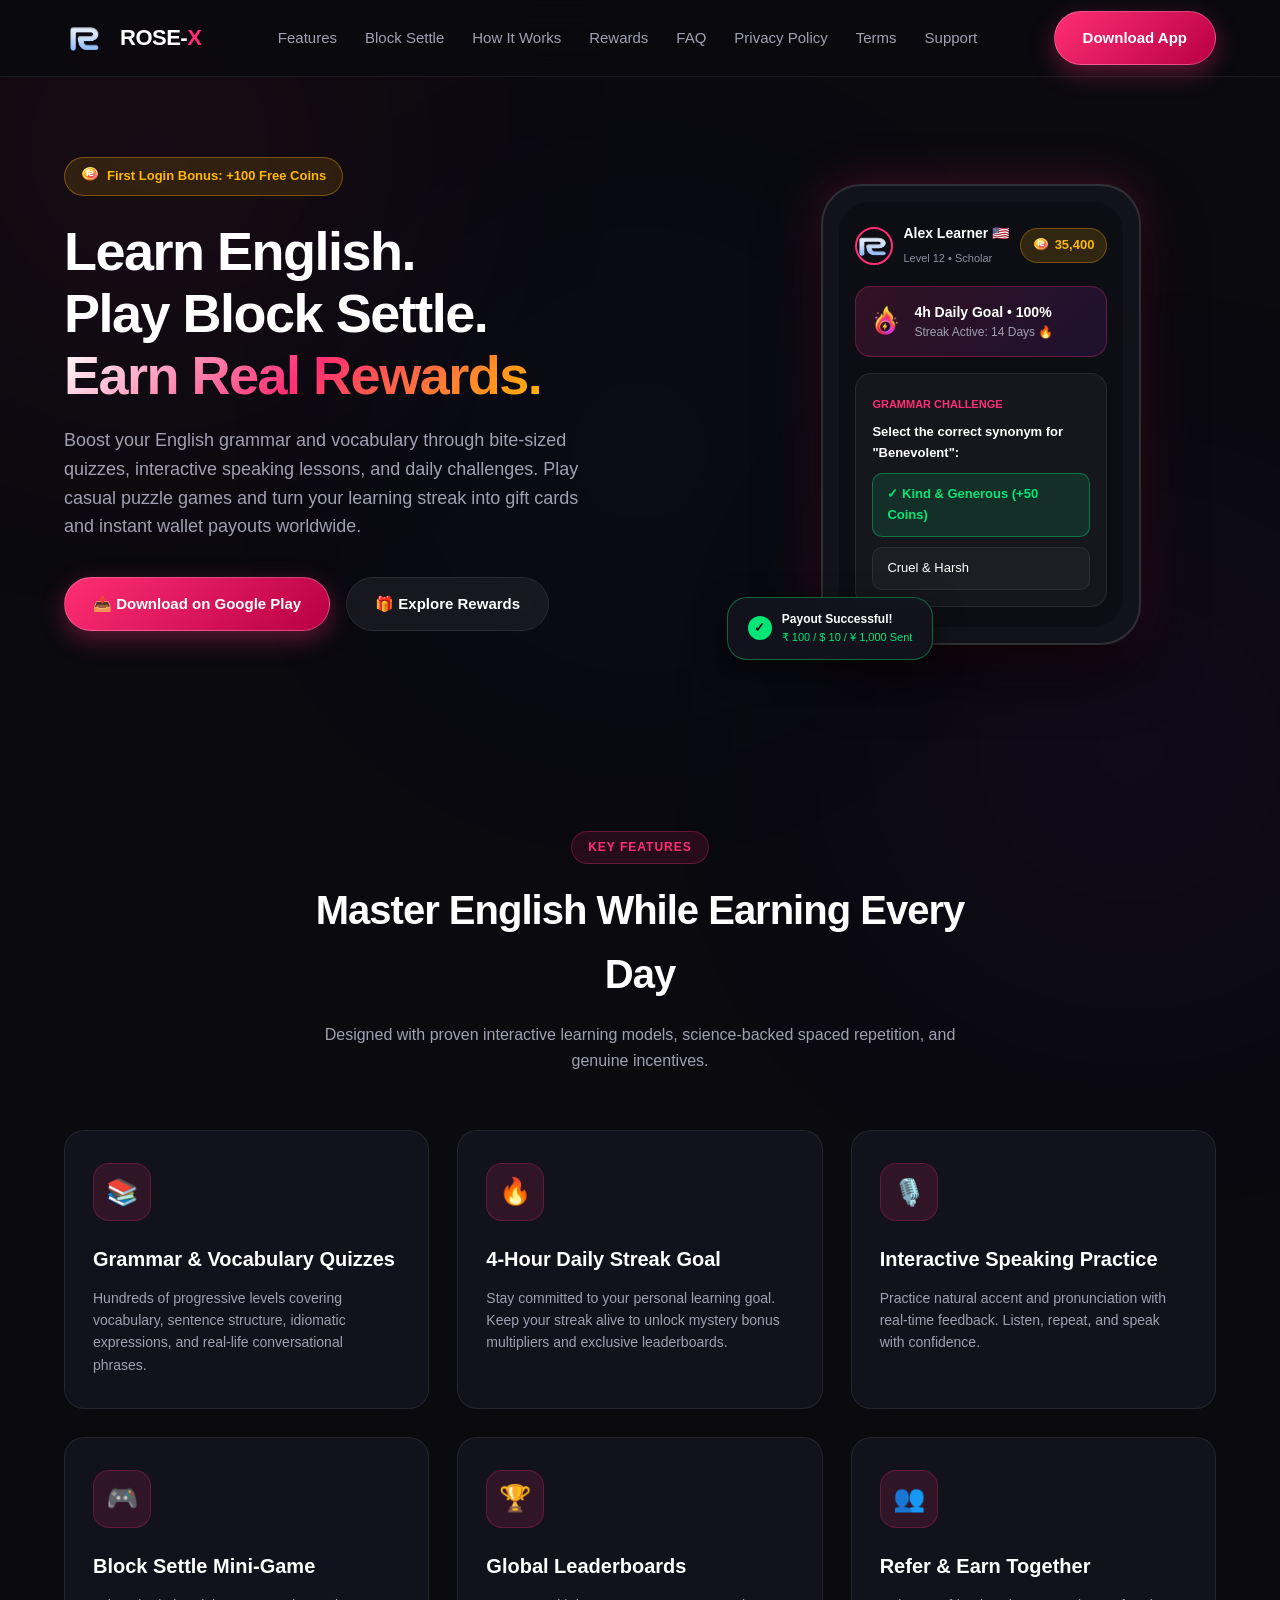
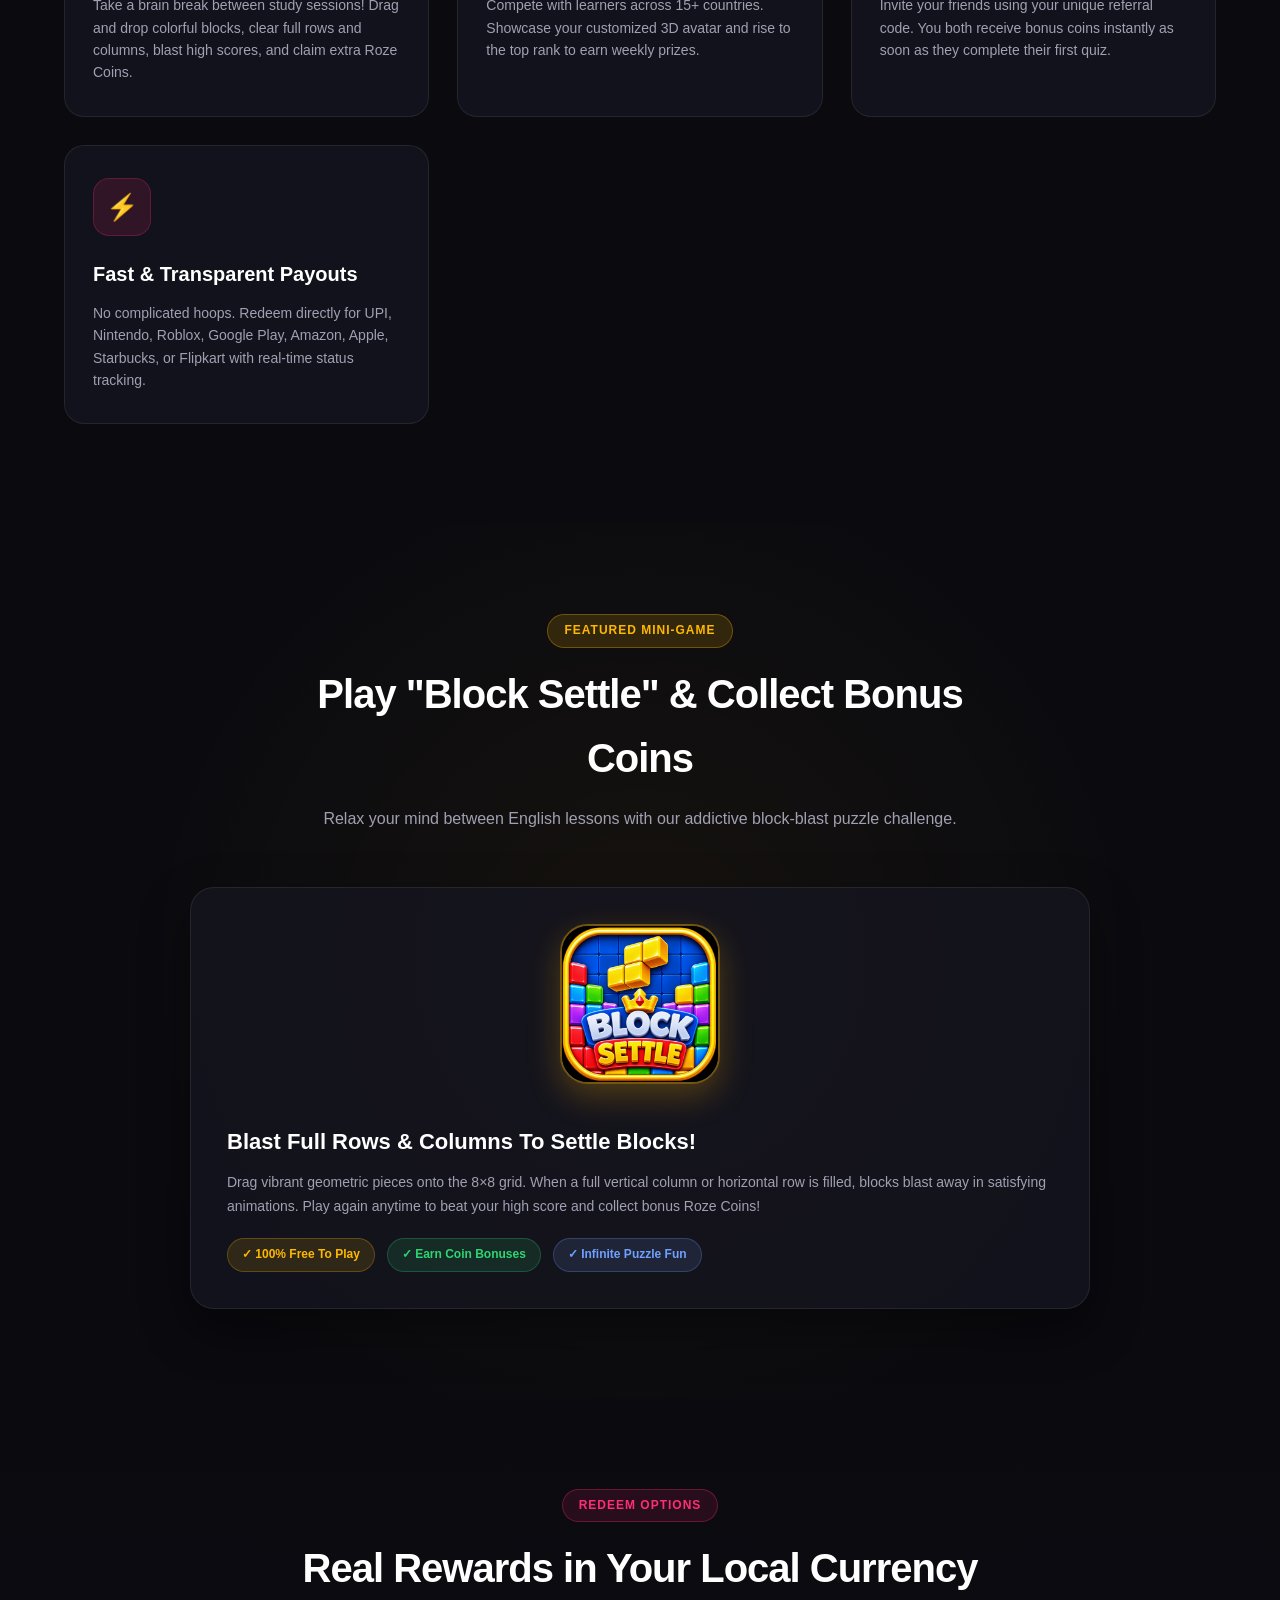
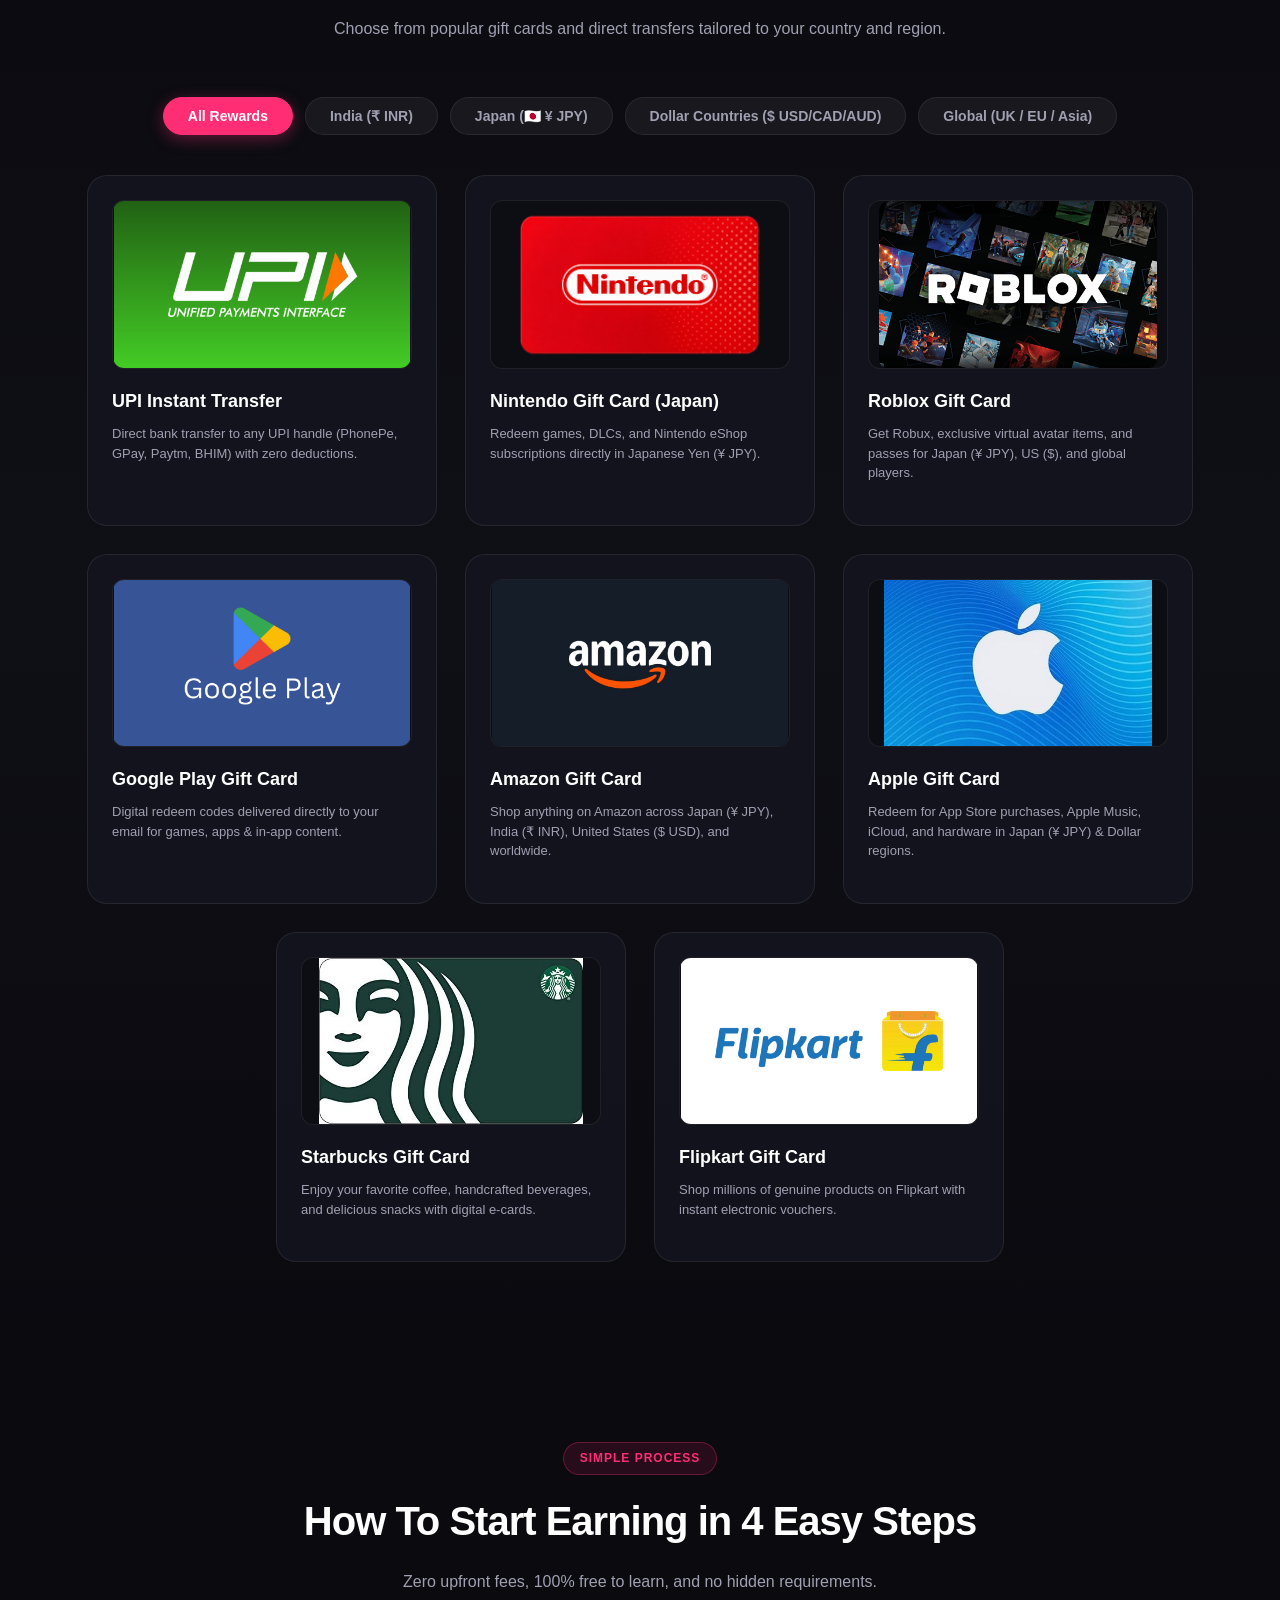
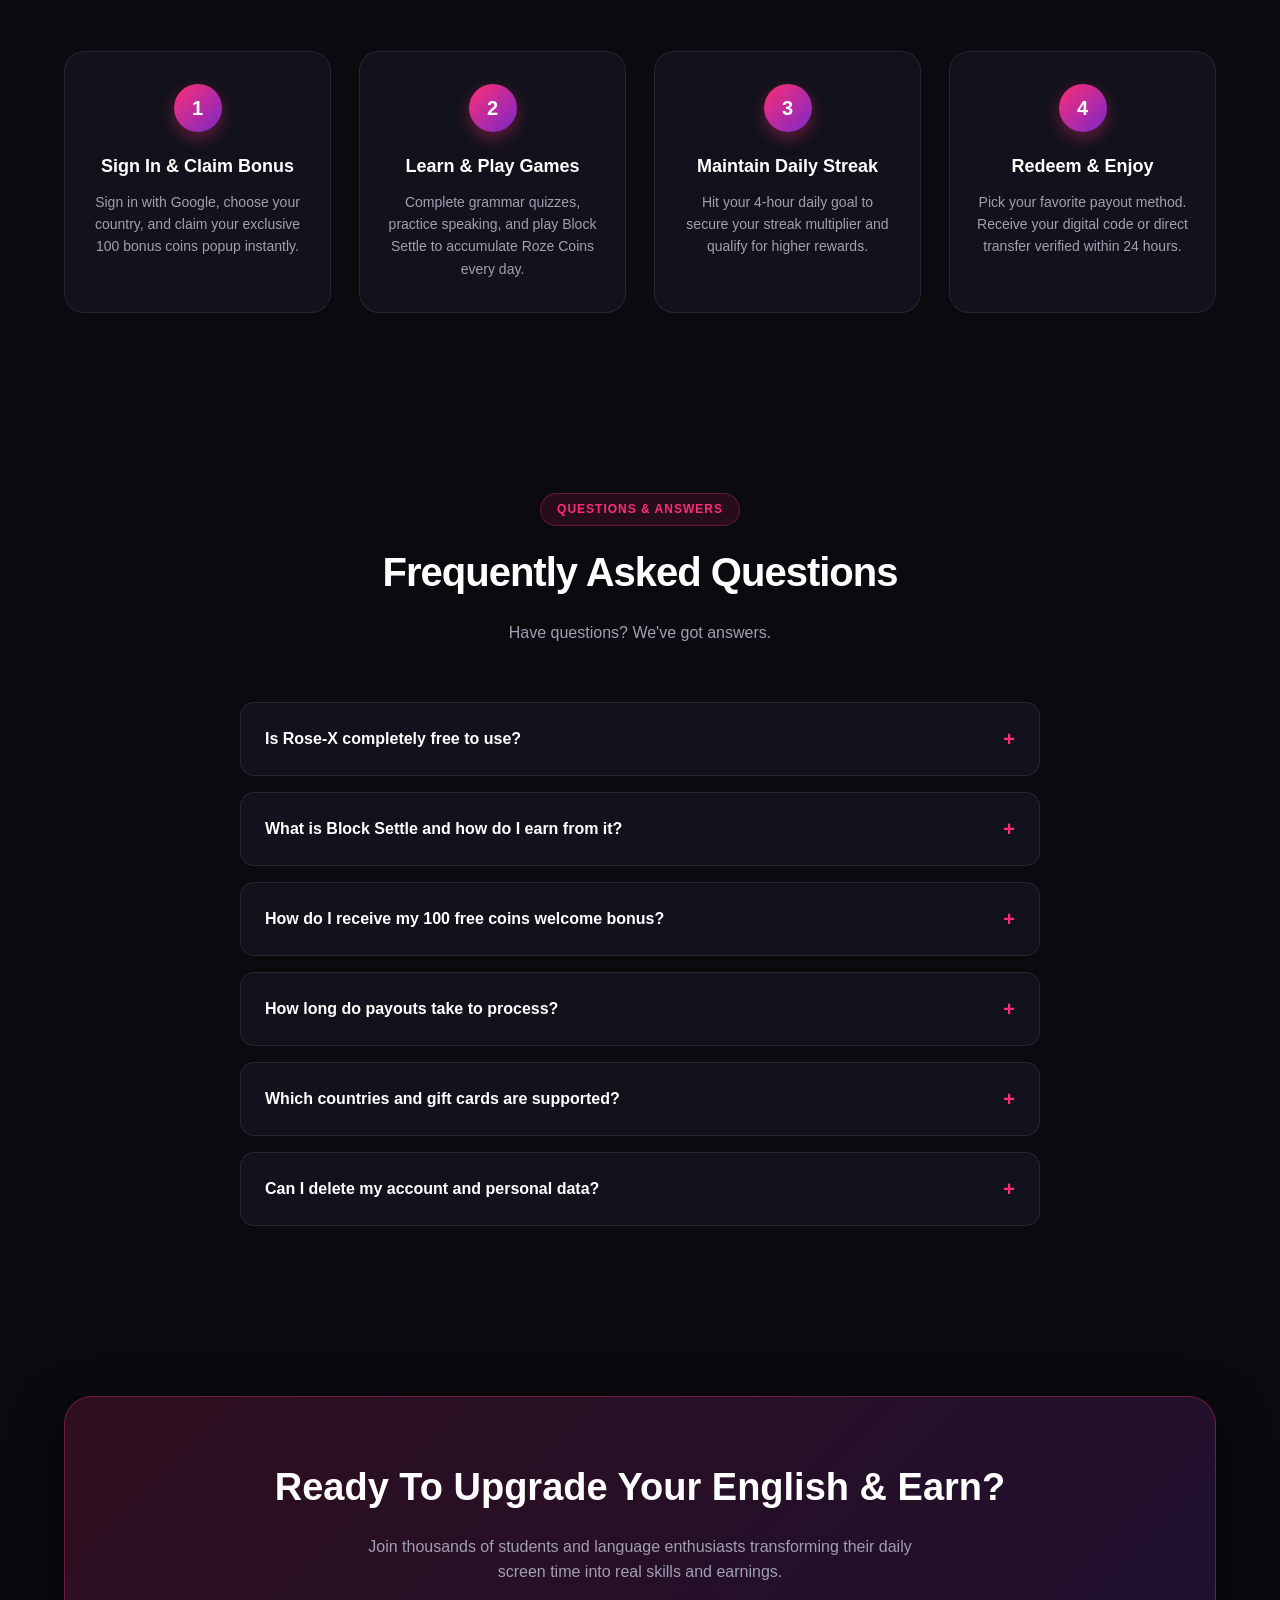
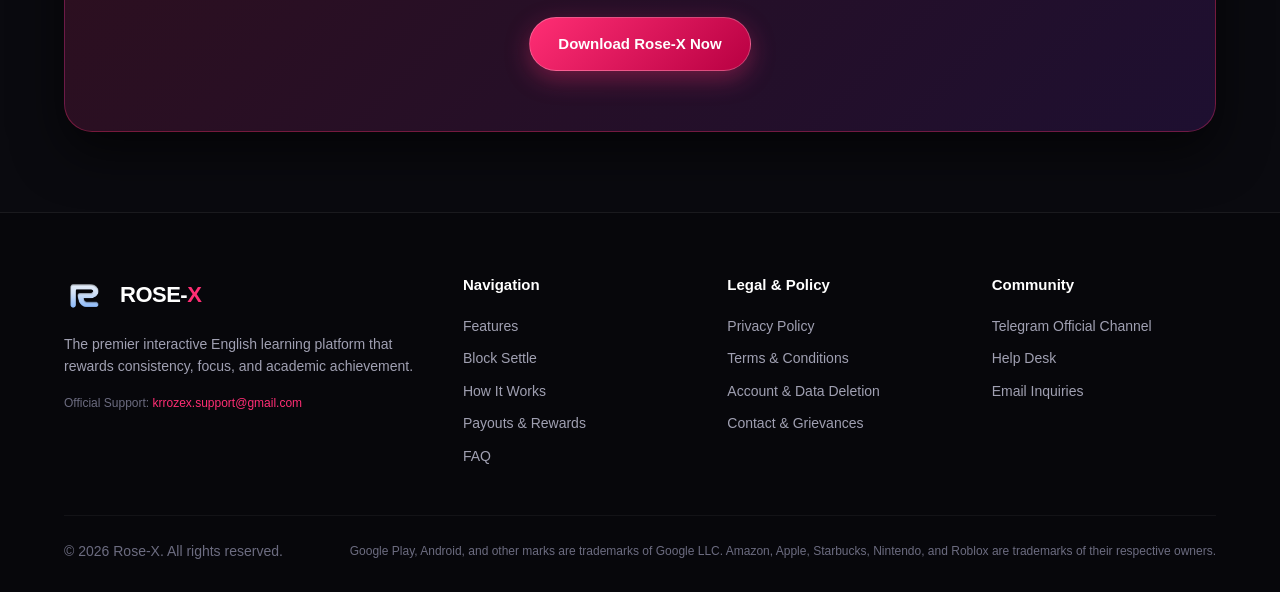
<file: krrosex-site/index.html>
<!DOCTYPE html>
<html lang="en">
<head>
  <meta charset="UTF-8">
  <meta name="viewport" content="width=device-width, initial-scale=1.0">
  <title>Rose-X - Learn English, Complete Challenges &amp; Earn Real Rewards</title>
  <meta name="description" content="Master English grammar, expand vocabulary, conquer daily speaking challenges, play Block Settle, maintain streaks, and redeem genuine gift cards and payouts globally with Rose-X.">
  <link rel="stylesheet" href="style.css">
  <link rel="icon" type="image/png" href="assets/logo.png">
</head>
<body>

  <!-- Background Ambient Glows -->
  <div class="ambient-glow glow-top-left"></div>
  <div class="ambient-glow glow-bottom-right"></div>
  <div class="ambient-glow glow-center"></div>

  <!-- Navbar -->
  <nav class="navbar">
    <div class="container nav-container">
      <a href="index.html" class="logo-wrapper">
        <img src="assets/logo.png" alt="Rose-X Logo" class="logo-img">
        <span class="logo-text">ROSE-<span>X</span></span>
      </a>

      <ul class="nav-links" id="navLinks">
        <li><a href="#features">Features</a></li>
        <li><a href="#block-settle">Block Settle</a></li>
        <li><a href="#how-it-works">How It Works</a></li>
        <li><a href="#rewards">Rewards</a></li>
        <li><a href="#faq">FAQ</a></li>
        <li><a href="privacy-policy.html">Privacy Policy</a></li>
        <li><a href="terms.html">Terms</a></li>
        <li><a href="contact.html">Support</a></li>
      </ul>

      <div class="nav-cta">
        <a href="https://play.google.com/store/apps/details?id=com.rosex&pcampaignid=web_share" target="_blank" rel="noopener" class="btn-primary">Download App</a>
        <button class="mobile-toggle" id="mobileToggle" aria-label="Toggle Navigation">☰</button>
      </div>
    </div>
  </nav>

  <!-- Hero Section -->
  <section class="hero">
    <div class="container hero-grid">
      <div class="hero-content">
        <div class="hero-badge">
          <img src="assets/roze_coin.png" alt="Coin Icon">
          <span>First Login Bonus: +100 Free Coins</span>
        </div>

        <h1 class="hero-title">
          Learn English.<br>
          Play Block Settle.<br>
          <span class="gradient-text">Earn Real Rewards.</span>
        </h1>

        <p class="hero-desc">
          Boost your English grammar and vocabulary through bite-sized quizzes, interactive speaking lessons, and daily challenges. Play casual puzzle games and turn your learning streak into gift cards and instant wallet payouts worldwide.
        </p>

        <div class="hero-cta" id="download">
          <a href="https://play.google.com/store/apps/details?id=com.rosex&pcampaignid=web_share" target="_blank" rel="noopener" class="btn-primary">
            <span>📥 Download on Google Play</span>
          </a>
          <a href="#rewards" class="btn-secondary">
            <span>🎁 Explore Rewards</span>
          </a>
        </div>
      </div>

      <!-- App Preview Graphic -->
      <div class="hero-phone-wrap">
        <div class="phone-card">
          <div class="phone-screen">
            <div class="phone-header">
              <div class="phone-user">
                <img src="assets/logo.png" alt="User Profile" class="phone-avatar">
                <div>
                  <div class="phone-username">Alex Learner 🇺🇸</div>
                  <small style="color: #8E8EA0; font-size: 11px;">Level 12 • Scholar</small>
                </div>
              </div>
              <div class="phone-wallet-pill">
                <img src="assets/roze_coin.png" alt="Coin">
                <span>35,400</span>
              </div>
            </div>

            <div class="phone-streak-banner">
              <img src="assets/fire_ic.png" alt="Fire Icon">
              <div>
                <div style="font-weight: 700; font-size: 14px;">4h Daily Goal • 100%</div>
                <div style="color: #A0A0B2; font-size: 12px;">Streak Active: 14 Days 🔥</div>
              </div>
            </div>

            <div class="phone-quiz-card">
              <span style="font-size: 11px; color: var(--primary); font-weight: 700; text-transform: uppercase;">Grammar Challenge</span>
              <p style="font-size: 13px; font-weight: 600; margin-top: 6px;">Select the correct synonym for "Benevolent":</p>
              <div class="quiz-option correct">✓ Kind &amp; Generous (+50 Coins)</div>
              <div class="quiz-option">Cruel &amp; Harsh</div>
            </div>
          </div>
        </div>

        <div class="floating-reward">
          <div class="check-icon">✓</div>
          <div>
            <div style="font-size: 12px; font-weight: 700; color: #FFF;">Payout Successful!</div>
            <div style="font-size: 11px; color: var(--accent-green);">₹ 100 / $ 10 / ¥ 1,000 Sent</div>
          </div>
        </div>
      </div>
    </div>
  </section>

  <!-- Features Section -->
  <section class="features-section" id="features">
    <div class="container">
      <div class="section-header">
        <span class="section-tag">Key Features</span>
        <h2 class="section-title">Master English While Earning Every Day</h2>
        <p class="section-desc">Designed with proven interactive learning models, science-backed spaced repetition, and genuine incentives.</p>
      </div>

      <div class="features-grid">
        <div class="feature-card">
          <div class="feature-icon-wrap">📚</div>
          <h3 class="feature-title">Grammar &amp; Vocabulary Quizzes</h3>
          <p class="feature-desc">Hundreds of progressive levels covering vocabulary, sentence structure, idiomatic expressions, and real-life conversational phrases.</p>
        </div>

        <div class="feature-card">
          <div class="feature-icon-wrap">🔥</div>
          <h3 class="feature-title">4-Hour Daily Streak Goal</h3>
          <p class="feature-desc">Stay committed to your personal learning goal. Keep your streak alive to unlock mystery bonus multipliers and exclusive leaderboards.</p>
        </div>

        <div class="feature-card">
          <div class="feature-icon-wrap">🎙️</div>
          <h3 class="feature-title">Interactive Speaking Practice</h3>
          <p class="feature-desc">Practice natural accent and pronunciation with real-time feedback. Listen, repeat, and speak with confidence.</p>
        </div>

        <div class="feature-card highlight-card">
          <div class="feature-icon-wrap">🎮</div>
          <h3 class="feature-title">Block Settle Mini-Game</h3>
          <p class="feature-desc">Take a brain break between study sessions! Drag and drop colorful blocks, clear full rows and columns, blast high scores, and claim extra Roze Coins.</p>
        </div>

        <div class="feature-card">
          <div class="feature-icon-wrap">🏆</div>
          <h3 class="feature-title">Global Leaderboards</h3>
          <p class="feature-desc">Compete with learners across 15+ countries. Showcase your customized 3D avatar and rise to the top rank to earn weekly prizes.</p>
        </div>

        <div class="feature-card">
          <div class="feature-icon-wrap">👥</div>
          <h3 class="feature-title">Refer &amp; Earn Together</h3>
          <p class="feature-desc">Invite your friends using your unique referral code. You both receive bonus coins instantly as soon as they complete their first quiz.</p>
        </div>

        <div class="feature-card">
          <div class="feature-icon-wrap">⚡</div>
          <h3 class="feature-title">Fast &amp; Transparent Payouts</h3>
          <p class="feature-desc">No complicated hoops. Redeem directly for UPI, Nintendo, Roblox, Google Play, Amazon, Apple, Starbucks, or Flipkart with real-time status tracking.</p>
        </div>
      </div>
    </div>
  </section>

  <!-- Block Settle Spotlight Section -->
  <section class="how-section" id="block-settle" style="background: radial-gradient(circle at center, rgba(255, 184, 0, 0.05) 0%, transparent 70%);">
    <div class="container">
      <div class="section-header">
        <span class="section-tag" style="background: rgba(255, 184, 0, 0.15); color: #ffb800; border-color: rgba(255, 184, 0, 0.3);">Featured Mini-Game</span>
        <h2 class="section-title">Play "Block Settle" &amp; Collect Bonus Coins</h2>
        <p class="section-desc">Relax your mind between English lessons with our addictive block-blast puzzle challenge.</p>
      </div>

      <div style="display: flex; flex-direction: column; lg:flex-row; align-items: center; justify-content: center; gap: 32px; max-width: 900px; margin: 0 auto; background: var(--bg-card); border: 1px solid var(--border-card); border-radius: 24px; padding: 36px; box-shadow: 0 20px 50px rgba(0,0,0,0.4);">
        <div style="flex-shrink: 0; text-align: center;">
          <img src="assets/block_settle.png" alt="Block Settle Logo" style="width: 160px; height: 160px; border-radius: 28px; box-shadow: 0 12px 32px rgba(255, 184, 0, 0.25); border: 2px solid rgba(255, 184, 0, 0.4);">
        </div>
        <div>
          <h3 style="font-size: 22px; font-weight: 800; margin-bottom: 12px; color: #FFF;">
            Blast Full Rows &amp; Columns To Settle Blocks!
          </h3>
          <p style="color: var(--text-secondary); font-size: 14px; line-height: 1.7; margin-bottom: 20px;">
            Drag vibrant geometric pieces onto the 8×8 grid. When a full vertical column or horizontal row is filled, blocks blast away in satisfying animations. Play again anytime to beat your high score and collect bonus Roze Coins!
          </p>
          <div style="display: flex; flex-wrap: wrap; gap: 12px;">
            <span style="font-size: 12px; font-weight: 700; color: #ffb800; background: rgba(255, 184, 0, 0.12); border: 1px solid rgba(255, 184, 0, 0.25); padding: 6px 14px; border-radius: 999px;">✓ 100% Free To Play</span>
            <span style="font-size: 12px; font-weight: 700; color: #2ed573; background: rgba(46, 213, 115, 0.12); border: 1px solid rgba(46, 213, 115, 0.25); padding: 6px 14px; border-radius: 999px;">✓ Earn Coin Bonuses</span>
            <span style="font-size: 12px; font-weight: 700; color: #70a1ff; background: rgba(112, 161, 255, 0.12); border: 1px solid rgba(112, 161, 255, 0.25); padding: 6px 14px; border-radius: 999px;">✓ Infinite Puzzle Fun</span>
          </div>
        </div>
      </div>
    </div>
  </section>

  <!-- Rewards Showcase -->
  <section class="rewards-section" id="rewards">
    <div class="container">
      <div class="section-header">
        <span class="section-tag">Redeem Options</span>
        <h2 class="section-title">Real Rewards in Your Local Currency</h2>
        <p class="section-desc">Choose from popular gift cards and direct transfers tailored to your country and region.</p>
      </div>

      <div class="rewards-tabs">
        <button class="tab-btn active" data-country="all">All Rewards</button>
        <button class="tab-btn" data-country="india">India (₹ INR)</button>
        <button class="tab-btn" data-country="japan">Japan (🇯🇵 ¥ JPY)</button>
        <button class="tab-btn" data-country="dollar">Dollar Countries ($ USD/CAD/AUD)</button>
        <button class="tab-btn" data-country="international">Global (UK / EU / Asia)</button>
      </div>

      <div class="rewards-grid">
        <!-- UPI (India) -->
        <div class="reward-card" data-region="india">
          <div class="reward-logo-wrap">
            <img src="assets/payout_upi.png" alt="UPI Instant Transfer">
          </div>
          <h3 class="reward-name">UPI Instant Transfer</h3>
          <p class="reward-desc">Direct bank transfer to any UPI handle (PhonePe, GPay, Paytm, BHIM) with zero deductions.</p>
        </div>

        <!-- Nintendo Gift Card (Japan) -->
        <div class="reward-card" data-region="japan">
          <div class="reward-logo-wrap">
            <img src="assets/payout_nintendo.png" alt="Nintendo Gift Card (Japan)">
          </div>
          <h3 class="reward-name">Nintendo Gift Card (Japan)</h3>
          <p class="reward-desc">Redeem games, DLCs, and Nintendo eShop subscriptions directly in Japanese Yen (¥ JPY).</p>
        </div>

        <!-- Roblox Gift Card -->
        <div class="reward-card" data-region="japan dollar international">
          <div class="reward-logo-wrap">
            <img src="assets/payout_roblox.png" alt="Roblox Gift Card">
          </div>
          <h3 class="reward-name">Roblox Gift Card</h3>
          <p class="reward-desc">Get Robux, exclusive virtual avatar items, and passes for Japan (¥ JPY), US ($), and global players.</p>
        </div>

        <!-- Google Play Store -->
        <div class="reward-card" data-region="all india japan dollar international">
          <div class="reward-logo-wrap">
            <img src="assets/payout_google_play.png" alt="Google Play Gift Card">
          </div>
          <h3 class="reward-name">Google Play Gift Card</h3>
          <p class="reward-desc">Digital redeem codes delivered directly to your email for games, apps &amp; in-app content.</p>
        </div>

        <!-- Amazon Gift Card -->
        <div class="reward-card" data-region="all india japan dollar international">
          <div class="reward-logo-wrap">
            <img src="assets/payout_amazon.png" alt="Amazon Gift Card">
          </div>
          <h3 class="reward-name">Amazon Gift Card</h3>
          <p class="reward-desc">Shop anything on Amazon across Japan (¥ JPY), India (₹ INR), United States ($ USD), and worldwide.</p>
        </div>

        <!-- Apple Gift Card -->
        <div class="reward-card" data-region="japan dollar international">
          <div class="reward-logo-wrap">
            <img src="assets/payout_apple.png" alt="Apple Gift Card">
          </div>
          <h3 class="reward-name">Apple Gift Card</h3>
          <p class="reward-desc">Redeem for App Store purchases, Apple Music, iCloud, and hardware in Japan (¥ JPY) &amp; Dollar regions.</p>
        </div>

        <!-- Starbucks Gift Card -->
        <div class="reward-card" data-region="dollar">
          <div class="reward-logo-wrap">
            <img src="assets/payout_starbucks.png" alt="Starbucks Gift Card">
          </div>
          <h3 class="reward-name">Starbucks Gift Card</h3>
          <p class="reward-desc">Enjoy your favorite coffee, handcrafted beverages, and delicious snacks with digital e-cards.</p>
        </div>

        <!-- Flipkart Gift Card -->
        <div class="reward-card" data-region="india">
          <div class="reward-logo-wrap">
            <img src="assets/payout_flipkart.png" alt="Flipkart Gift Card">
          </div>
          <h3 class="reward-name">Flipkart Gift Card</h3>
          <p class="reward-desc">Shop millions of genuine products on Flipkart with instant electronic vouchers.</p>
        </div>
      </div>
    </div>
  </section>

  <!-- How It Works Steps -->
  <section class="how-section" id="how-it-works">
    <div class="container">
      <div class="section-header">
        <span class="section-tag">Simple Process</span>
        <h2 class="section-title">How To Start Earning in 4 Easy Steps</h2>
        <p class="section-desc">Zero upfront fees, 100% free to learn, and no hidden requirements.</p>
      </div>

      <div class="steps-grid">
        <div class="step-card">
          <div class="step-number">1</div>
          <h3 class="step-title">Sign In &amp; Claim Bonus</h3>
          <p class="step-desc">Sign in with Google, choose your country, and claim your exclusive 100 bonus coins popup instantly.</p>
        </div>

        <div class="step-card">
          <div class="step-number">2</div>
          <h3 class="step-title">Learn &amp; Play Games</h3>
          <p class="step-desc">Complete grammar quizzes, practice speaking, and play Block Settle to accumulate Roze Coins every day.</p>
        </div>

        <div class="step-card">
          <div class="step-number">3</div>
          <h3 class="step-title">Maintain Daily Streak</h3>
          <p class="step-desc">Hit your 4-hour daily goal to secure your streak multiplier and qualify for higher rewards.</p>
        </div>

        <div class="step-card">
          <div class="step-number">4</div>
          <h3 class="step-title">Redeem &amp; Enjoy</h3>
          <p class="step-desc">Pick your favorite payout method. Receive your digital code or direct transfer verified within 24 hours.</p>
        </div>
      </div>
    </div>
  </section>

  <!-- FAQ Section -->
  <section class="faq-section" id="faq">
    <div class="container">
      <div class="section-header">
        <span class="section-tag">Questions &amp; Answers</span>
        <h2 class="section-title">Frequently Asked Questions</h2>
        <p class="section-desc">Have questions? We've got answers.</p>
      </div>

      <div class="faq-list">
        <div class="faq-item">
          <div class="faq-question">
            <span>Is Rose-X completely free to use?</span>
            <span class="faq-toggle-icon">+</span>
          </div>
          <div class="faq-answer">
            Yes! Rose-X is 100% free to download and use. We will never ask you for credit card details, deposits, or purchase fees to unlock learning modules, play Block Settle, or withdraw your rewards.
          </div>
        </div>

        <div class="faq-item">
          <div class="faq-question">
            <span>What is Block Settle and how do I earn from it?</span>
            <span class="faq-toggle-icon">+</span>
          </div>
          <div class="faq-answer">
            Block Settle is an engaging puzzle mini-game built inside Rose-X. Whenever you want a fun break from vocabulary and grammar drills, jump into Block Settle to clear lines. Completing game milestones gives you extra bonus coins!
          </div>
        </div>

        <div class="faq-item">
          <div class="faq-question">
            <span>How do I receive my 100 free coins welcome bonus?</span>
            <span class="faq-toggle-icon">+</span>
          </div>
          <div class="faq-answer">
            When you first open the app and sign in with Google, a "First Login Reward" modal pops up. Simply tap "Claim 100 Coins" to have them added directly to your wallet!
          </div>
        </div>

        <div class="faq-item">
          <div class="faq-question">
            <span>How long do payouts take to process?</span>
            <span class="faq-toggle-icon">+</span>
          </div>
          <div class="faq-answer">
            To prevent fraud and maintain platform integrity, payout requests are verified by our team and credited within 24 hours. You will receive an instant celebration notification the moment it is approved!
          </div>
        </div>

        <div class="faq-item">
          <div class="faq-question">
            <span>Which countries and gift cards are supported?</span>
            <span class="faq-toggle-icon">+</span>
          </div>
          <div class="faq-answer">
            We support learners worldwide! Dedicated currency tiers and gift cards are provided for Japan (Nintendo eShop, Roblox, Amazon, Apple, Google Play in JPY), India (UPI, Amazon, Google Play, Flipkart in INR), the United States (USD), Canada (CAD), United Kingdom (GBP), Australia (AUD), European Union (EUR), and over 240+ countries globally.
          </div>
        </div>

        <div class="faq-item">
          <div class="faq-question">
            <span>Can I delete my account and personal data?</span>
            <span class="faq-toggle-icon">+</span>
          </div>
          <div class="faq-answer">
            Yes, absolutely. We strictly honor your privacy rights under GDPR, CCPA, and Google Play policies. You can request complete account deletion directly in the app under Settings &gt; Delete Account, or through our <a href="delete-account.html" style="color: var(--primary);">Account Deletion Web Page</a>. All data is wiped within 7 business days.
          </div>
        </div>
      </div>
    </div>
  </section>

  <!-- CTA Banner -->
  <section class="cta-banner">
    <div class="container">
      <div class="cta-box">
        <h2 class="cta-title">Ready To Upgrade Your English &amp; Earn?</h2>
        <p class="cta-desc">Join thousands of students and language enthusiasts transforming their daily screen time into real skills and earnings.</p>
        <a href="https://play.google.com/store/apps/details?id=com.rosex&pcampaignid=web_share" target="_blank" rel="noopener" class="btn-primary">Download Rose-X Now</a>
      </div>
    </div>
  </section>

  <!-- Footer -->
  <footer class="footer">
    <div class="container">
      <div class="footer-grid">
        <div class="footer-col">
          <div class="logo-wrapper" style="margin-bottom: 16px;">
            <img src="assets/logo.png" alt="Rose-X Logo" class="logo-img">
            <span class="logo-text">ROSE-<span>X</span></span>
          </div>
          <p style="color: var(--text-secondary); margin-bottom: 16px; font-size: 14px; line-height: 1.6;">
            The premier interactive English learning platform that rewards consistency, focus, and academic achievement.
          </p>
          <p style="font-size: 12px; color: var(--text-muted);">
            Official Support: <a href="mailto:krrozex.support@gmail.com" style="color: var(--primary); text-decoration: none;">krrozex.support@gmail.com</a>
          </p>
        </div>

        <div class="footer-col">
          <h4>Navigation</h4>
          <ul>
            <li><a href="#features">Features</a></li>
            <li><a href="#block-settle">Block Settle</a></li>
            <li><a href="#how-it-works">How It Works</a></li>
            <li><a href="#rewards">Payouts &amp; Rewards</a></li>
            <li><a href="#faq">FAQ</a></li>
          </ul>
        </div>

        <div class="footer-col">
          <h4>Legal &amp; Policy</h4>
          <ul>
            <li><a href="privacy-policy.html">Privacy Policy</a></li>
            <li><a href="terms.html">Terms &amp; Conditions</a></li>
            <li><a href="delete-account.html">Account &amp; Data Deletion</a></li>
            <li><a href="contact.html">Contact &amp; Grievances</a></li>
          </ul>
        </div>

        <div class="footer-col">
          <h4>Community</h4>
          <ul>
            <li><a href="https://t.me/rosexlearnearn" target="_blank" rel="noopener">Telegram Official Channel</a></li>
            <li><a href="contact.html">Help Desk</a></li>
            <li><a href="mailto:krrozex.support@gmail.com">Email Inquiries</a></li>
          </ul>
        </div>
      </div>

      <div class="footer-bottom">
        <div>
          &copy; 2026 Rose-X. All rights reserved.
        </div>
        <div style="font-size: 12px; color: var(--text-muted);">
          Google Play, Android, and other marks are trademarks of Google LLC. Amazon, Apple, Starbucks, Nintendo, and Roblox are trademarks of their respective owners.
        </div>
      </div>
    </div>
  </footer>

  <script src="script.js"></script>
</body>
</html>
</file>
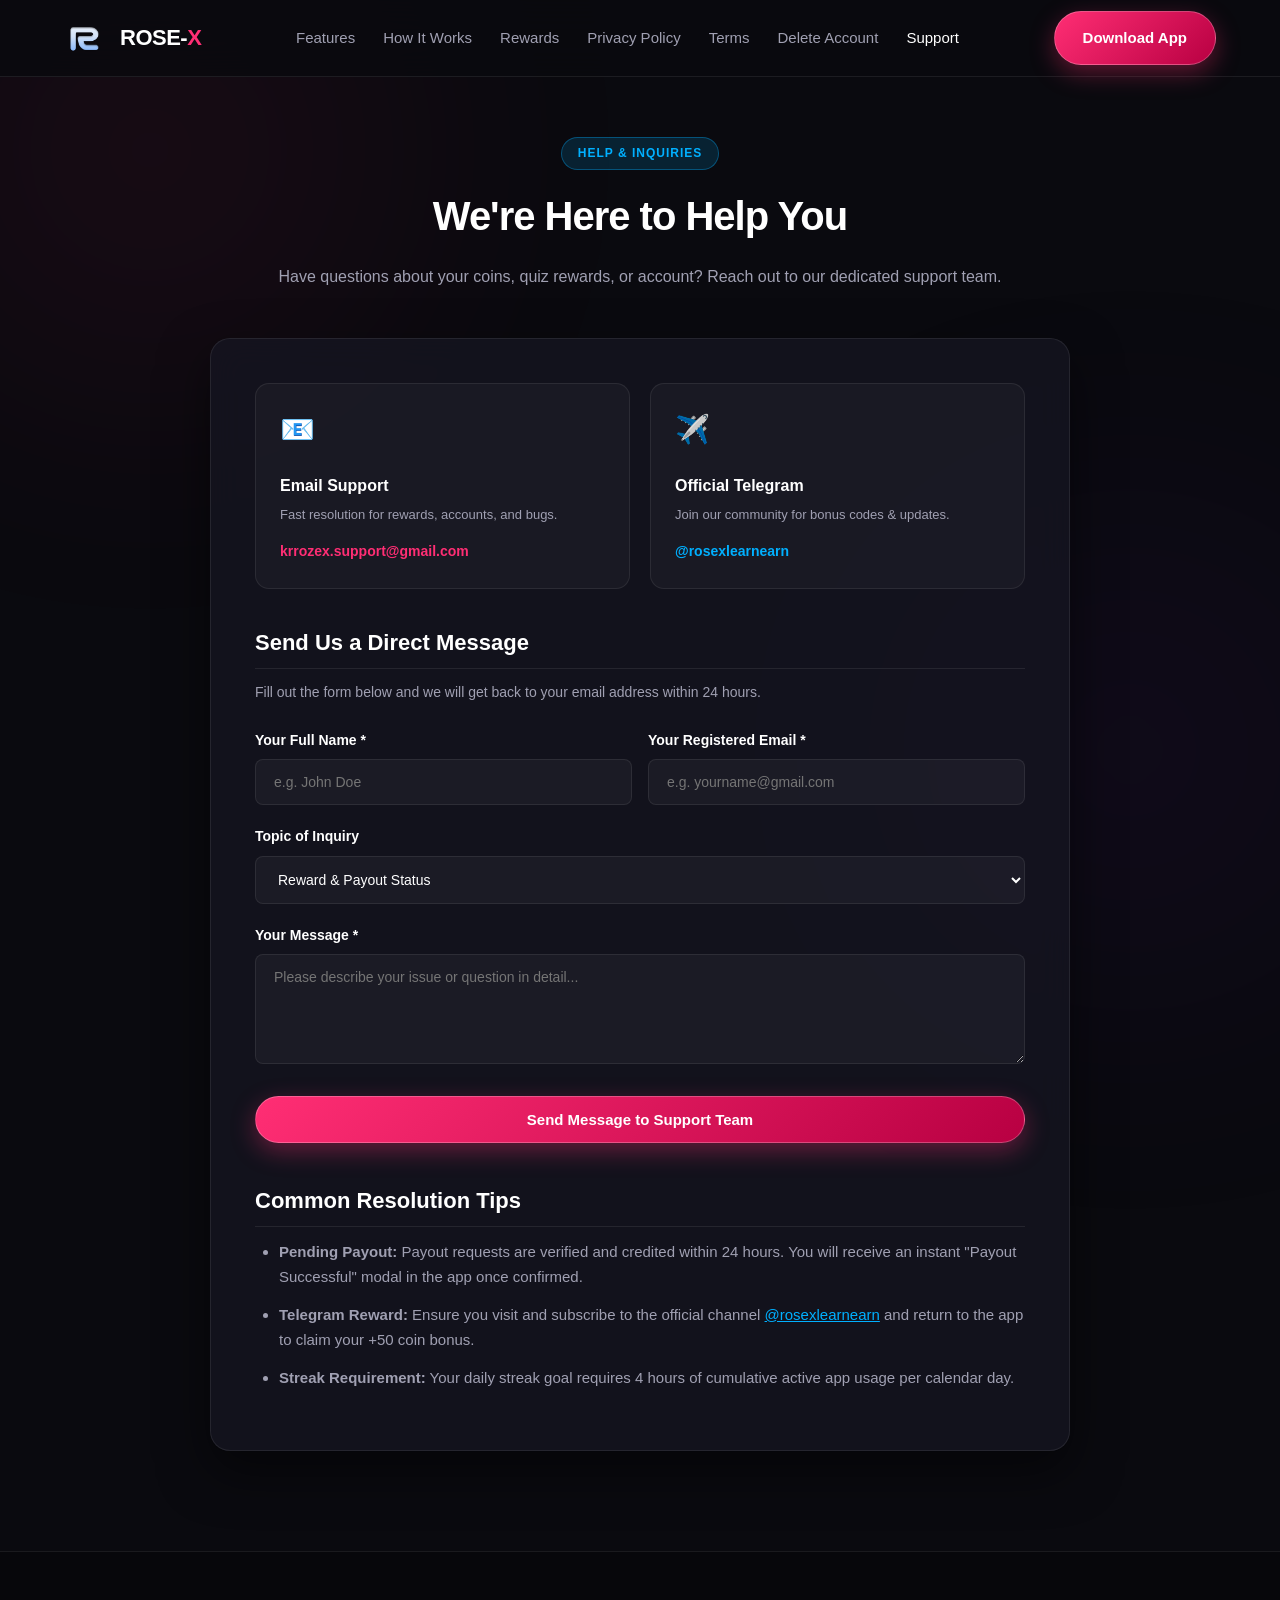
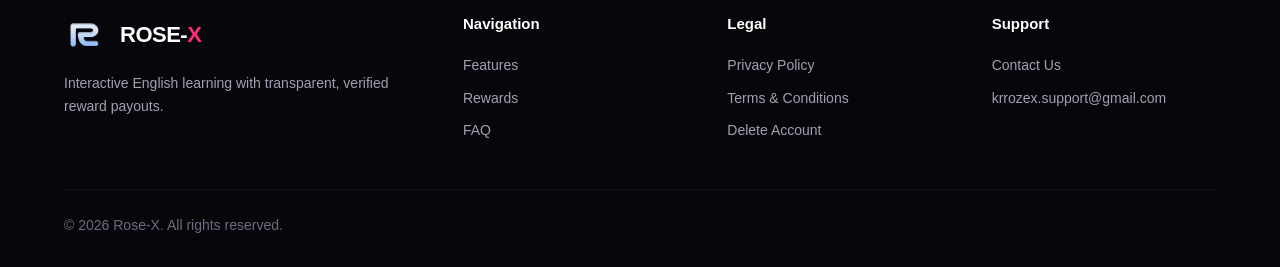
<file: krrosex-site/contact.html>
<!DOCTYPE html>
<html lang="en">
<head>
  <meta charset="UTF-8">
  <meta name="viewport" content="width=device-width, initial-scale=1.0">
  <title>Contact &amp; Support - Rose-X</title>
  <meta name="description" content="Get help with Rose-X. Contact our support team for help with quizzes, rewards, coin balances, withdrawals, or general inquiries.">
  <link rel="stylesheet" href="style.css">
  <link rel="icon" type="image/png" href="assets/logo.png">
</head>
<body>

  <!-- Ambient Glows -->
  <div class="ambient-glow glow-top-left"></div>
  <div class="ambient-glow glow-bottom-right"></div>

  <!-- Navbar -->
  <nav class="navbar">
    <div class="container nav-container">
      <a href="index.html" class="logo-wrapper">
        <img src="assets/logo.png" alt="Rose-X Logo" class="logo-img">
        <span class="logo-text">ROSE-<span>X</span></span>
      </a>

      <ul class="nav-links" id="navLinks">
        <li><a href="index.html#features">Features</a></li>
        <li><a href="index.html#how-it-works">How It Works</a></li>
        <li><a href="index.html#rewards">Rewards</a></li>
        <li><a href="privacy-policy.html">Privacy Policy</a></li>
        <li><a href="terms.html">Terms</a></li>
        <li><a href="delete-account.html">Delete Account</a></li>
        <li><a href="contact.html" class="active">Support</a></li>
      </ul>

      <div class="nav-cta">
        <a href="index.html#download" class="btn-primary">Download App</a>
        <button class="mobile-toggle" id="mobileToggle" aria-label="Toggle Navigation">☰</button>
      </div>
    </div>
  </nav>

  <!-- Contact Page Content -->
  <main class="policy-page">
    <div class="container">
      <div class="policy-header">
        <span class="section-tag" style="background: rgba(0, 176, 255, 0.15); border-color: rgba(0, 176, 255, 0.35); color: var(--accent-blue);">Help &amp; Inquiries</span>
        <h1 class="section-title">We're Here to Help You</h1>
        <p class="section-desc">Have questions about your coins, quiz rewards, or account? Reach out to our dedicated support team.</p>
      </div>

      <div class="policy-card" style="max-width: 860px; margin: 0 auto;">
        
        <div style="display: grid; grid-template-columns: 1fr 1fr; gap: 20px; margin-bottom: 36px;">
          <!-- Card 1 -->
          <div style="background: rgba(255, 255, 255, 0.03); border: 1px solid var(--border-card); border-radius: var(--radius-md); padding: 24px;">
            <div style="font-size: 28px; margin-bottom: 8px;">📧</div>
            <h3 style="font-size: 16px; margin-bottom: 6px;">Email Support</h3>
            <p style="font-size: 13px; color: var(--text-secondary); margin-bottom: 12px;">Fast resolution for rewards, accounts, and bugs.</p>
            <a href="mailto:krrozex.support@gmail.com" style="color: var(--primary); font-weight: 700; text-decoration: none; font-size: 14px;">krrozex.support@gmail.com</a>
          </div>

          <!-- Card 2 -->
          <div style="background: rgba(255, 255, 255, 0.03); border: 1px solid var(--border-card); border-radius: var(--radius-md); padding: 24px;">
            <div style="font-size: 28px; margin-bottom: 8px;">✈️</div>
            <h3 style="font-size: 16px; margin-bottom: 6px;">Official Telegram</h3>
            <p style="font-size: 13px; color: var(--text-secondary); margin-bottom: 12px;">Join our community for bonus codes &amp; updates.</p>
            <a href="https://t.me/rosexlearnearn" target="_blank" rel="noopener" style="color: var(--accent-blue); font-weight: 700; text-decoration: none; font-size: 14px;">@rosexlearnearn</a>
          </div>
        </div>

        <h2>Send Us a Direct Message</h2>
        <p style="font-size: 14px; color: var(--text-secondary); margin-bottom: 24px;">
          Fill out the form below and we will get back to your email address within 24 hours.
        </p>

        <form id="contactForm">
          <div style="display: grid; grid-template-columns: 1fr 1fr; gap: 16px;">
            <div class="form-group">
              <label class="form-label" for="cName">Your Full Name *</label>
              <input type="text" id="cName" class="form-input" placeholder="e.g. John Doe" required>
            </div>
            <div class="form-group">
              <label class="form-label" for="cEmail">Your Registered Email *</label>
              <input type="email" id="cEmail" class="form-input" placeholder="e.g. yourname@gmail.com" required>
            </div>
          </div>

          <div class="form-group">
            <label class="form-label" for="cSubject">Topic of Inquiry</label>
            <select id="cSubject" class="form-select">
              <option value="Reward & Payout Status">Reward &amp; Payout Status</option>
              <option value="Coin Balance Discrepancy">Coin Balance Discrepancy</option>
              <option value="Quiz / Learning Content Bug">Quiz / Learning Content Bug</option>
              <option value="Referral Code Inquiry">Referral Code Inquiry</option>
              <option value="General Feedback">General Feedback</option>
            </select>
          </div>

          <div class="form-group">
            <label class="form-label" for="cMsg">Your Message *</label>
            <textarea id="cMsg" class="form-textarea" rows="5" placeholder="Please describe your issue or question in detail..." required></textarea>
          </div>

          <div class="form-group" style="margin-top: 24px;">
            <button type="submit" class="btn-primary" style="width: 100%;">
              <span>Send Message to Support Team</span>
            </button>
          </div>

          <div id="contactFeedback" style="display: none; padding: 16px; background: rgba(0, 230, 118, 0.12); border: 1px solid rgba(0, 230, 118, 0.35); border-radius: var(--radius-sm); color: var(--accent-green); font-size: 14px; margin-top: 16px;">
          </div>
        </form>

        <h2 style="margin-top: 40px;">Common Resolution Tips</h2>
        <ul>
          <li><strong>Pending Payout:</strong> Payout requests are verified and credited within 24 hours. You will receive an instant "Payout Successful" modal in the app once confirmed.</li>
          <li><strong>Telegram Reward:</strong> Ensure you visit and subscribe to the official channel <a href="https://t.me/rosexlearnearn" target="_blank" rel="noopener" style="color: var(--accent-blue);">@rosexlearnearn</a> and return to the app to claim your +50 coin bonus.</li>
          <li><strong>Streak Requirement:</strong> Your daily streak goal requires 4 hours of cumulative active app usage per calendar day.</li>
        </ul>

      </div>
    </div>
  </main>

  <!-- Footer -->
  <footer class="footer">
    <div class="container">
      <div class="footer-grid">
        <div class="footer-col">
          <div class="logo-wrapper" style="margin-bottom: 16px;">
            <img src="assets/logo.png" alt="Rose-X Logo" class="logo-img">
            <span class="logo-text">ROSE-<span>X</span></span>
          </div>
          <p style="color: var(--text-secondary); font-size: 14px;">
            Interactive English learning with transparent, verified reward payouts.
          </p>
        </div>
        <div class="footer-col">
          <h4>Navigation</h4>
          <ul>
            <li><a href="index.html#features">Features</a></li>
            <li><a href="index.html#rewards">Rewards</a></li>
            <li><a href="index.html#faq">FAQ</a></li>
          </ul>
        </div>
        <div class="footer-col">
          <h4>Legal</h4>
          <ul>
            <li><a href="privacy-policy.html">Privacy Policy</a></li>
            <li><a href="terms.html">Terms &amp; Conditions</a></li>
            <li><a href="delete-account.html">Delete Account</a></li>
          </ul>
        </div>
        <div class="footer-col">
          <h4>Support</h4>
          <ul>
            <li><a href="contact.html">Contact Us</a></li>
            <li><a href="mailto:krrozex.support@gmail.com">krrozex.support@gmail.com</a></li>
          </ul>
        </div>
      </div>
      <div class="footer-bottom">
        <div>&copy; 2026 Rose-X. All rights reserved.</div>
      </div>
    </div>
  </footer>

  <script src="script.js"></script>
</body>
</html>
</file>
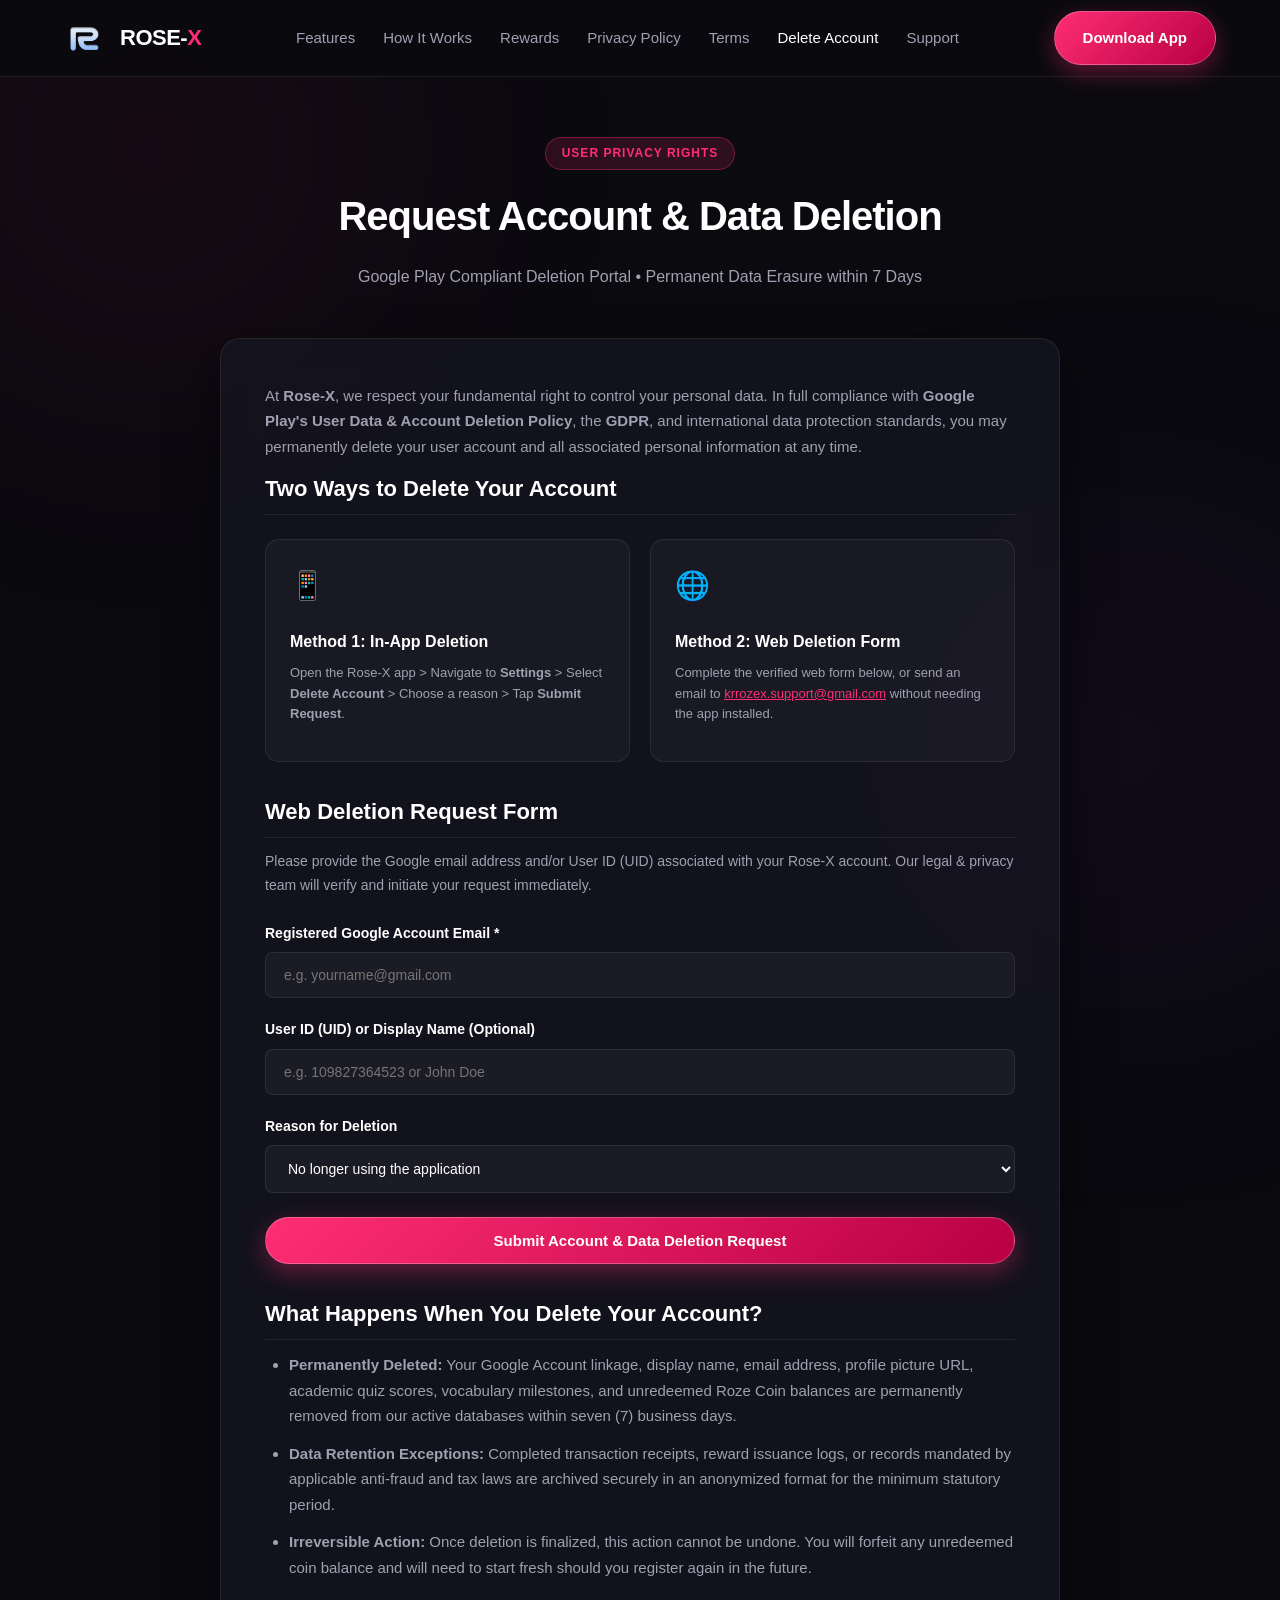
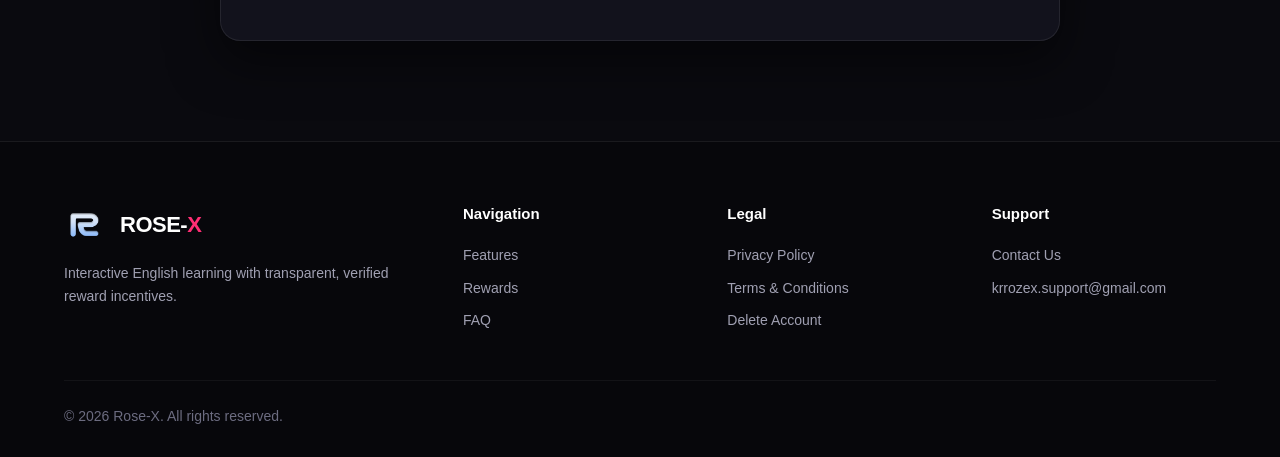
<file: krrosex-site/delete-account.html>
<!DOCTYPE html>
<html lang="en">
<head>
  <meta charset="UTF-8">
  <meta name="viewport" content="width=device-width, initial-scale=1.0">
  <title>Account &amp; Data Deletion Request - Rose-X</title>
  <meta name="description" content="Request permanent account and data deletion for your Rose-X profile in compliance with Google Play Developer Policies and global privacy regulations.">
  <link rel="stylesheet" href="style.css">
  <link rel="icon" type="image/png" href="assets/logo.png">
  <style>
    /* Mobile-First Responsive Overrides for Deletion Page */
    .deletion-methods-grid {
      display: grid;
      grid-template-columns: 1fr 1fr;
      gap: 20px;
      margin: 24px 0;
    }
    .method-card {
      background: rgba(255, 255, 255, 0.03);
      border: 1px solid var(--border-card);
      border-radius: var(--radius-md);
      padding: 24px;
      box-sizing: border-box;
      transition: transform 0.2s ease, border-color 0.2s ease;
    }
    .method-card:hover {
      border-color: rgba(255, 46, 116, 0.35);
    }
    .method-card a {
      word-break: break-all;
    }

    @media (max-width: 768px) {
      .container {
        padding: 0 16px !important;
      }
      .policy-page {
        padding: 30px 0 60px !important;
      }
      .policy-header {
        margin-bottom: 24px !important;
      }
      .section-title {
        font-size: 24px !important;
        line-height: 1.3 !important;
      }
      .section-desc {
        font-size: 13px !important;
      }
      .policy-card {
        padding: 20px 16px !important;
        border-radius: 16px !important;
      }
      .policy-card h2 {
        font-size: 18px !important;
        margin: 22px 0 10px !important;
      }
      .policy-card p,
      .policy-card li {
        font-size: 14px !important;
        line-height: 1.6 !important;
      }
      .policy-card ul {
        padding-left: 20px !important;
      }
      .deletion-methods-grid {
        grid-template-columns: 1fr !important;
        gap: 14px !important;
        margin: 18px 0 !important;
      }
      .method-card {
        padding: 16px !important;
      }
      .method-card h3 {
        font-size: 15px !important;
      }
      .method-card p {
        font-size: 13px !important;
        word-break: break-word;
      }
      .form-group {
        margin-bottom: 16px !important;
      }
      .form-label {
        font-size: 13px !important;
      }
      .form-input,
      .form-select {
        padding: 12px 14px !important;
        font-size: 14px !important;
      }
      .btn-primary {
        padding: 14px 16px !important;
        font-size: 14px !important;
        white-space: normal !important;
        text-align: center !important;
        height: auto !important;
        line-height: 1.4 !important;
      }
    }
  </style>
</head>
<body>

  <!-- Ambient Glows -->
  <div class="ambient-glow glow-top-left"></div>
  <div class="ambient-glow glow-bottom-right"></div>

  <!-- Navbar -->
  <nav class="navbar">
    <div class="container nav-container">
      <a href="index.html" class="logo-wrapper">
        <img src="assets/logo.png" alt="Rose-X Logo" class="logo-img">
        <span class="logo-text">ROSE-<span>X</span></span>
      </a>

      <ul class="nav-links" id="navLinks">
        <li><a href="index.html#features">Features</a></li>
        <li><a href="index.html#how-it-works">How It Works</a></li>
        <li><a href="index.html#rewards">Rewards</a></li>
        <li><a href="privacy-policy.html">Privacy Policy</a></li>
        <li><a href="terms.html">Terms</a></li>
        <li><a href="delete-account.html" class="active">Delete Account</a></li>
        <li><a href="contact.html">Support</a></li>
      </ul>

      <div class="nav-cta">
        <a href="index.html#download" class="btn-primary">Download App</a>
        <button class="mobile-toggle" id="mobileToggle" aria-label="Toggle Navigation">☰</button>
      </div>
    </div>
  </nav>

  <!-- Main Deletion Page Content -->
  <main class="policy-page">
    <div class="container">
      <div class="policy-header">
        <span class="section-tag" style="background: rgba(255, 46, 116, 0.15); border-color: rgba(255, 46, 116, 0.35); color: var(--primary);">User Privacy Rights</span>
        <h1 class="section-title">Request Account &amp; Data Deletion</h1>
        <p class="section-desc">Google Play Compliant Deletion Portal • Permanent Data Erasure within 7 Days</p>
      </div>

      <div class="policy-card" style="max-width: 840px; margin: 0 auto;">
        <p>
          At <strong>Rose-X</strong>, we respect your fundamental right to control your personal data. In full compliance with <strong>Google Play's User Data &amp; Account Deletion Policy</strong>, the <strong>GDPR</strong>, and international data protection standards, you may permanently delete your user account and all associated personal information at any time.
        </p>

        <h2>Two Ways to Delete Your Account</h2>

        <div class="deletion-methods-grid">
          <div class="method-card">
            <div style="font-size: 28px; margin-bottom: 12px;">📱</div>
            <h3 style="font-size: 16px; margin-bottom: 8px;">Method 1: In-App Deletion</h3>
            <p style="font-size: 13px; color: var(--text-secondary); line-height: 1.6;">
              Open the Rose-X app &gt; Navigate to <strong>Settings</strong> &gt; Select <strong>Delete Account</strong> &gt; Choose a reason &gt; Tap <strong>Submit Request</strong>.
            </p>
          </div>

          <div class="method-card">
            <div style="font-size: 28px; margin-bottom: 12px;">🌐</div>
            <h3 style="font-size: 16px; margin-bottom: 8px;">Method 2: Web Deletion Form</h3>
            <p style="font-size: 13px; color: var(--text-secondary); line-height: 1.6;">
              Complete the verified web form below, or send an email to <a href="mailto:krrozex.support@gmail.com" style="color: var(--primary);">krrozex.support@gmail.com</a> without needing the app installed.
            </p>
          </div>
        </div>

        <h2>Web Deletion Request Form</h2>
        <p style="font-size: 14px; color: var(--text-secondary); margin-bottom: 24px;">
          Please provide the Google email address and/or User ID (UID) associated with your Rose-X account. Our legal &amp; privacy team will verify and initiate your request immediately.
        </p>

        <form id="deletionForm">
          <div class="form-group">
            <label class="form-label" for="delEmail">Registered Google Account Email *</label>
            <input type="email" id="delEmail" class="form-input" placeholder="e.g. yourname@gmail.com" required>
          </div>

          <div class="form-group">
            <label class="form-label" for="delUid">User ID (UID) or Display Name (Optional)</label>
            <input type="text" id="delUid" class="form-input" placeholder="e.g. 109827364523 or John Doe">
          </div>

          <div class="form-group">
            <label class="form-label" for="delReason">Reason for Deletion</label>
            <select id="delReason" class="form-select">
              <option value="No longer using the application">No longer using the application</option>
              <option value="Privacy concerns">Privacy concerns</option>
              <option value="Too many notifications">Too many notifications</option>
              <option value="Temporary break">Temporary break</option>
              <option value="Other">Other</option>
            </select>
          </div>

          <div class="form-group" style="margin-top: 24px;">
            <button type="submit" class="btn-primary" style="width: 100%;">
              <span>Submit Account &amp; Data Deletion Request</span>
            </button>
          </div>

          <div id="formFeedback" style="display: none; padding: 16px; background: rgba(0, 230, 118, 0.12); border: 1px solid rgba(0, 230, 118, 0.35); border-radius: var(--radius-sm); color: var(--accent-green); font-size: 14px; margin-top: 16px;">
          </div>
        </form>

        <h2>What Happens When You Delete Your Account?</h2>
        <ul>
          <li><strong>Permanently Deleted:</strong> Your Google Account linkage, display name, email address, profile picture URL, academic quiz scores, vocabulary milestones, and unredeemed Roze Coin balances are permanently removed from our active databases within seven (7) business days.</li>
          <li><strong>Data Retention Exceptions:</strong> Completed transaction receipts, reward issuance logs, or records mandated by applicable anti-fraud and tax laws are archived securely in an anonymized format for the minimum statutory period.</li>
          <li><strong>Irreversible Action:</strong> Once deletion is finalized, this action cannot be undone. You will forfeit any unredeemed coin balance and will need to start fresh should you register again in the future.</li>
        </ul>

      </div>
    </div>
  </main>

  <!-- Footer -->
  <footer class="footer">
    <div class="container">
      <div class="footer-grid">
        <div class="footer-col">
          <div class="logo-wrapper" style="margin-bottom: 16px;">
            <img src="assets/logo.png" alt="Rose-X Logo" class="logo-img">
            <span class="logo-text">ROSE-<span>X</span></span>
          </div>
          <p style="color: var(--text-secondary); font-size: 14px;">
            Interactive English learning with transparent, verified reward incentives.
          </p>
        </div>
        <div class="footer-col">
          <h4>Navigation</h4>
          <ul>
            <li><a href="index.html#features">Features</a></li>
            <li><a href="index.html#rewards">Rewards</a></li>
            <li><a href="index.html#faq">FAQ</a></li>
          </ul>
        </div>
        <div class="footer-col">
          <h4>Legal</h4>
          <ul>
            <li><a href="privacy-policy.html">Privacy Policy</a></li>
            <li><a href="terms.html">Terms &amp; Conditions</a></li>
            <li><a href="delete-account.html">Delete Account</a></li>
          </ul>
        </div>
        <div class="footer-col">
          <h4>Support</h4>
          <ul>
            <li><a href="contact.html">Contact Us</a></li>
            <li><a href="mailto:krrozex.support@gmail.com">krrozex.support@gmail.com</a></li>
          </ul>
        </div>
      </div>
      <div class="footer-bottom">
        <div>&copy; 2026 Rose-X. All rights reserved.</div>
      </div>
    </div>
  </footer>

  <script src="script.js"></script>
</body>
</html>
</file>
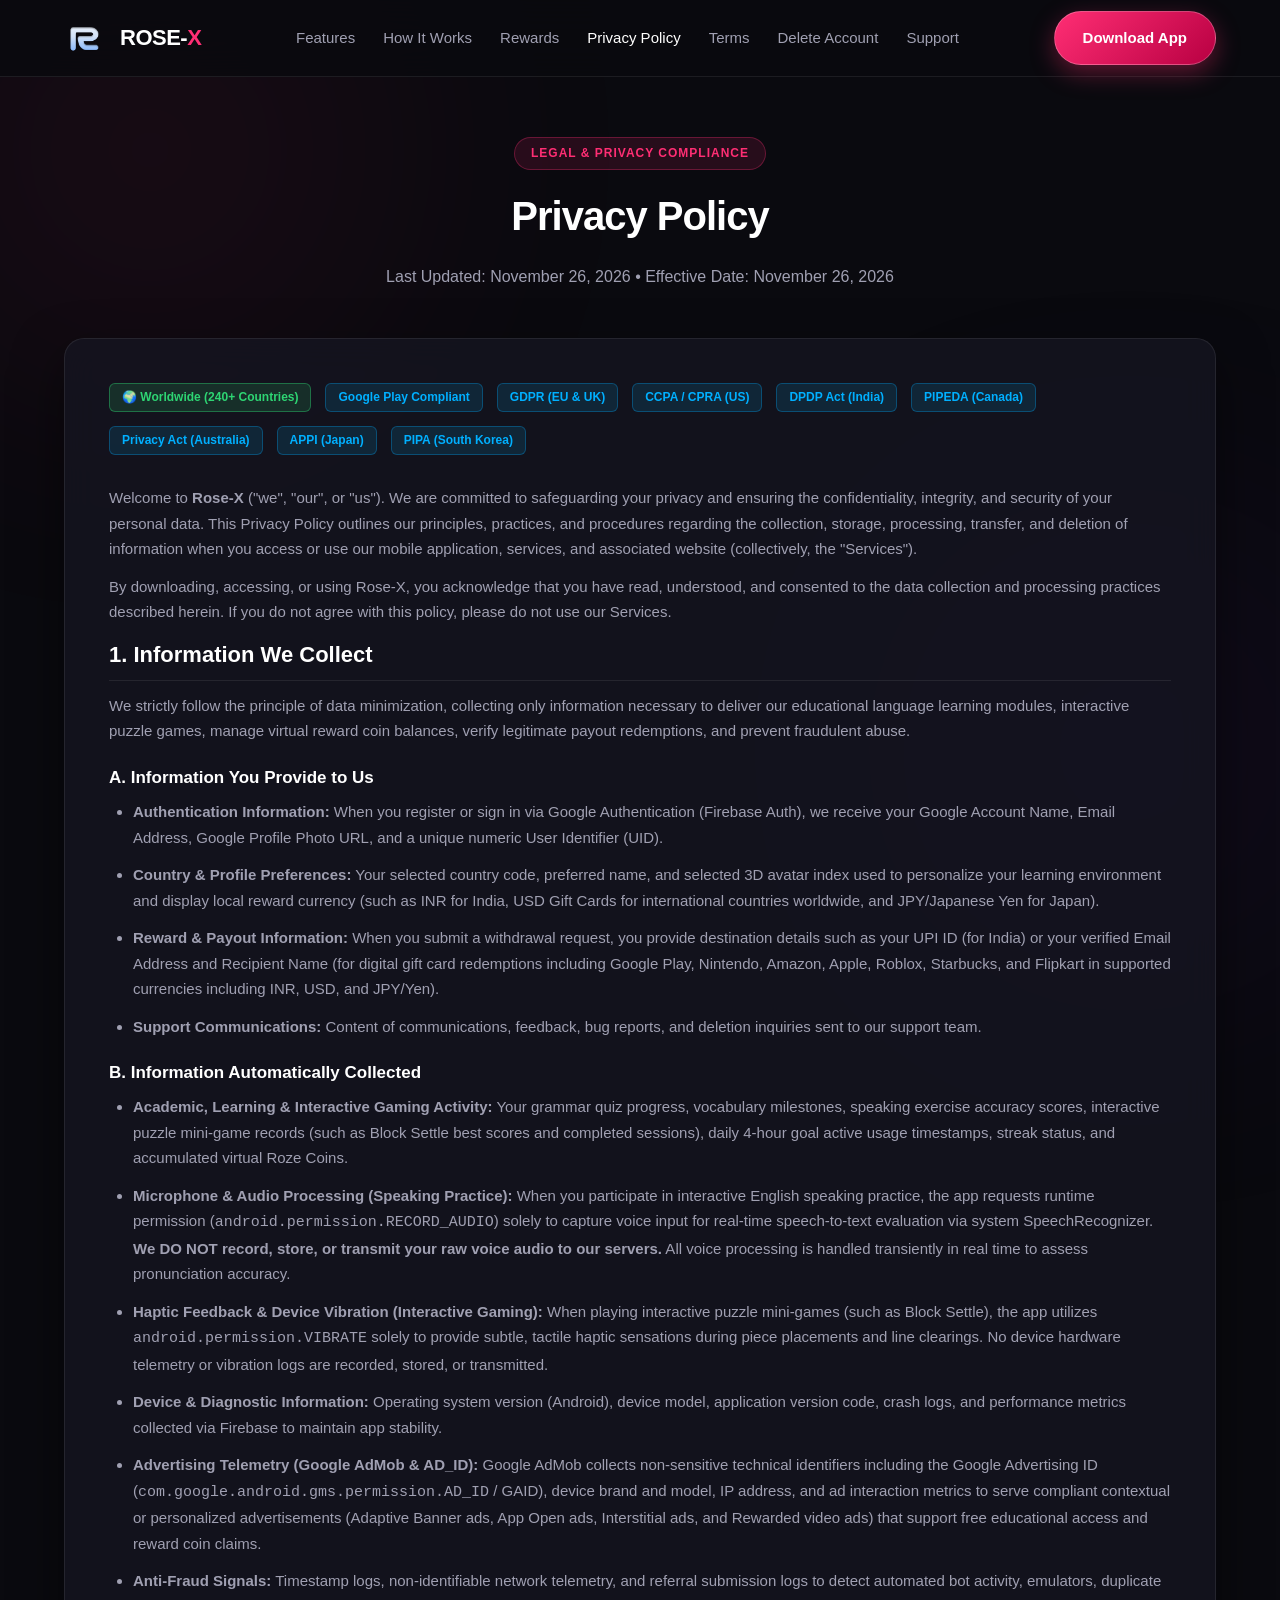
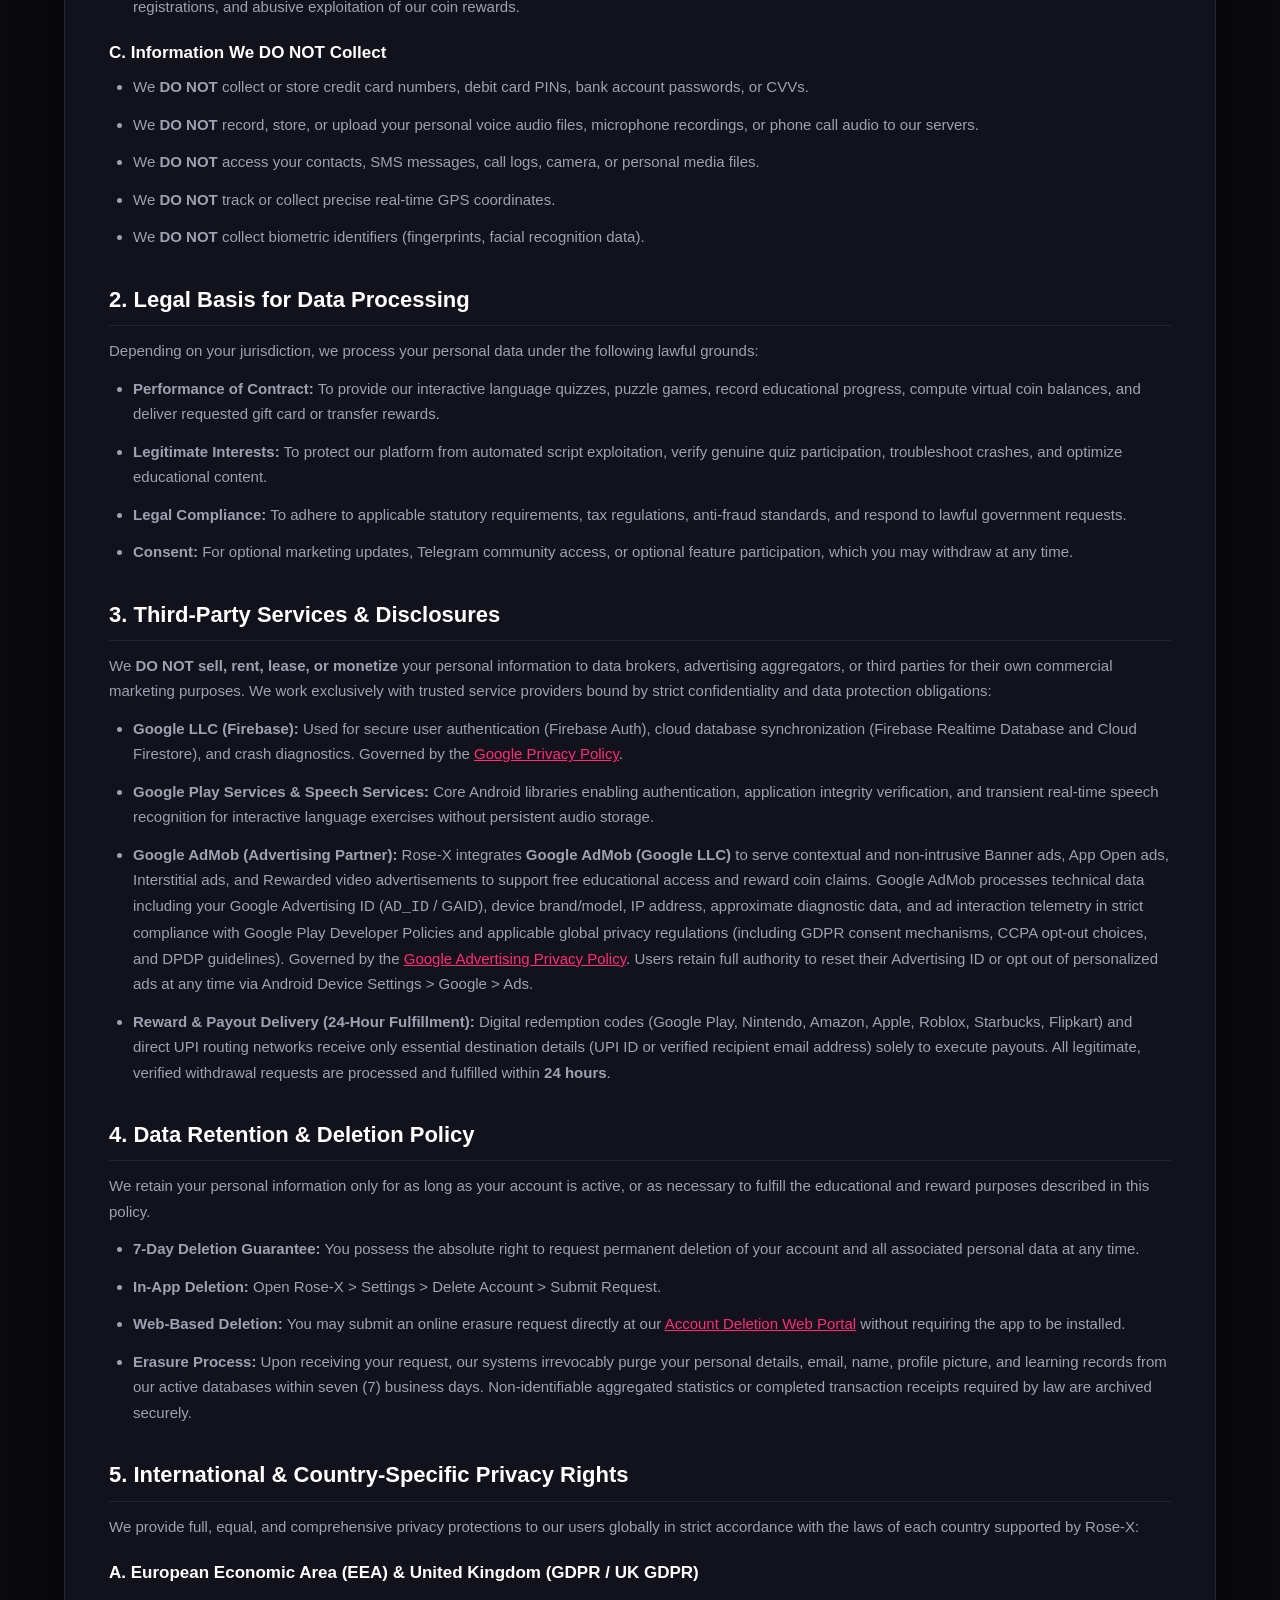
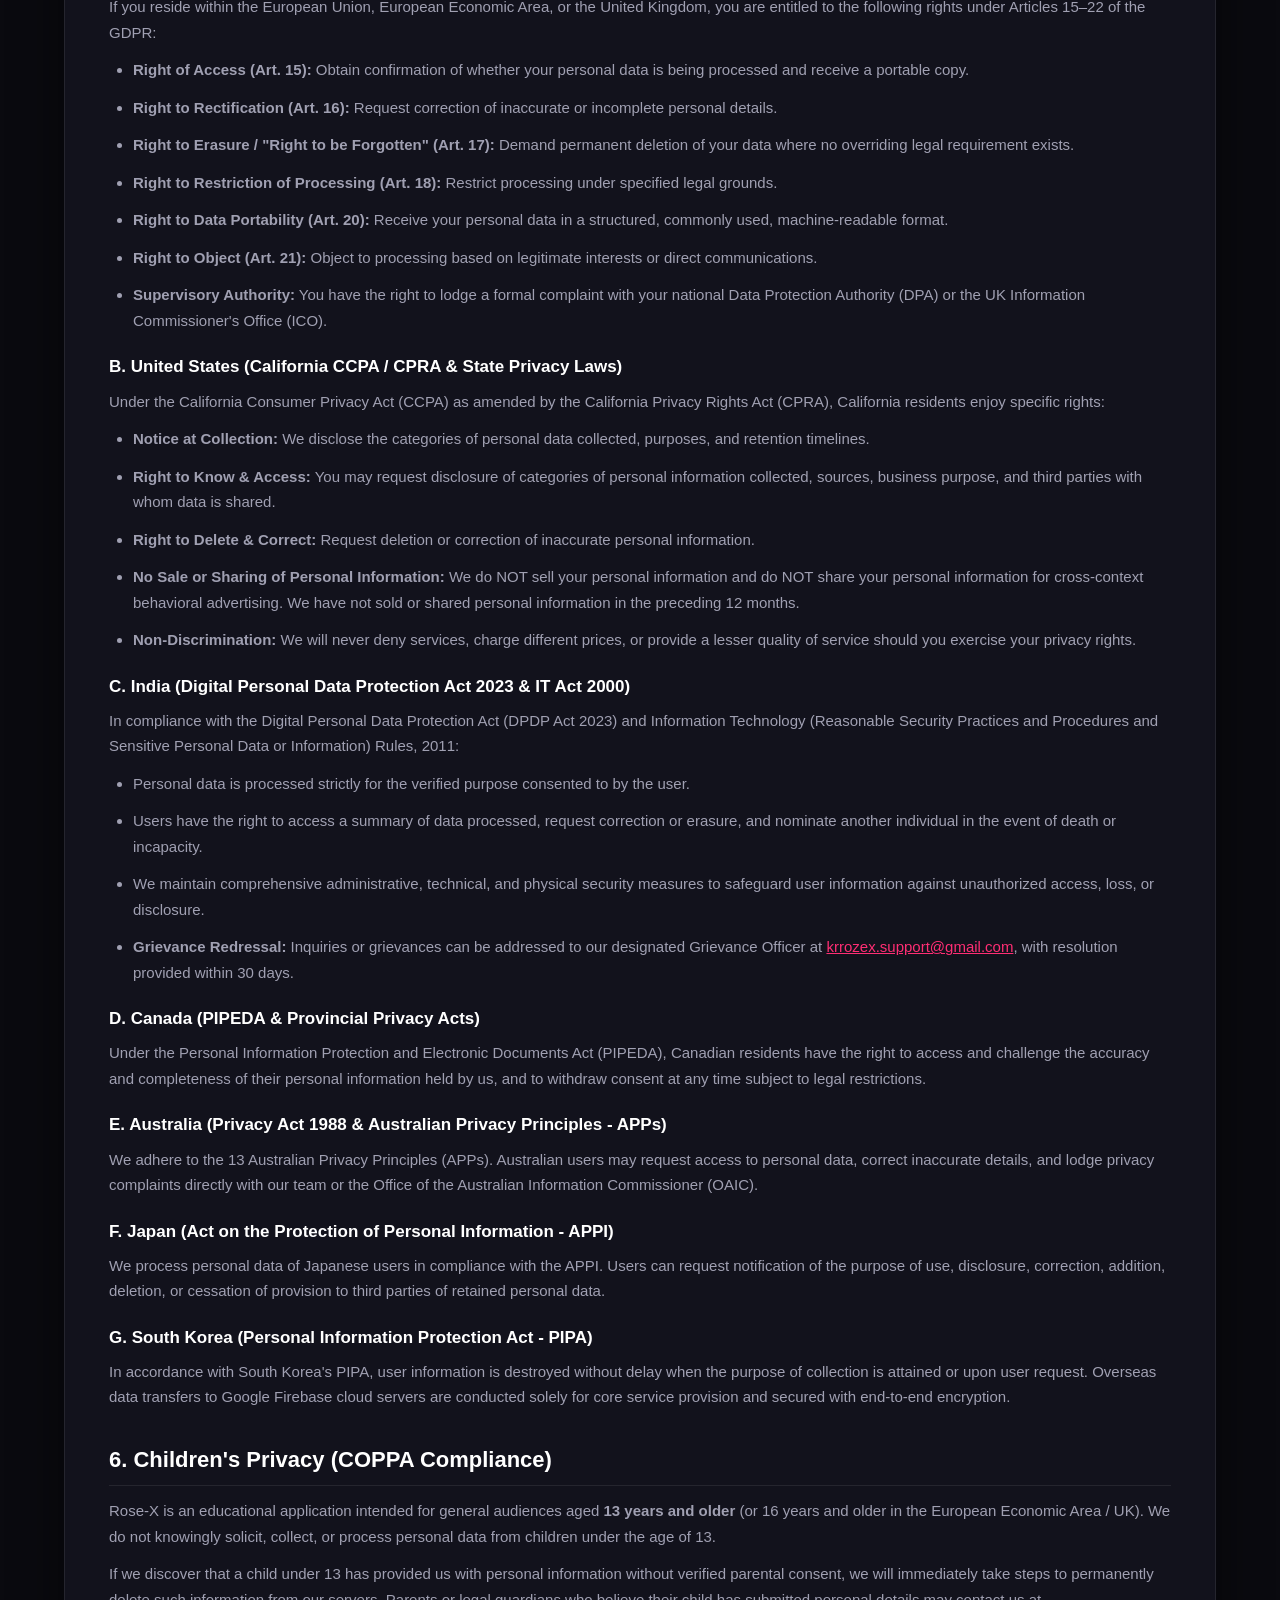
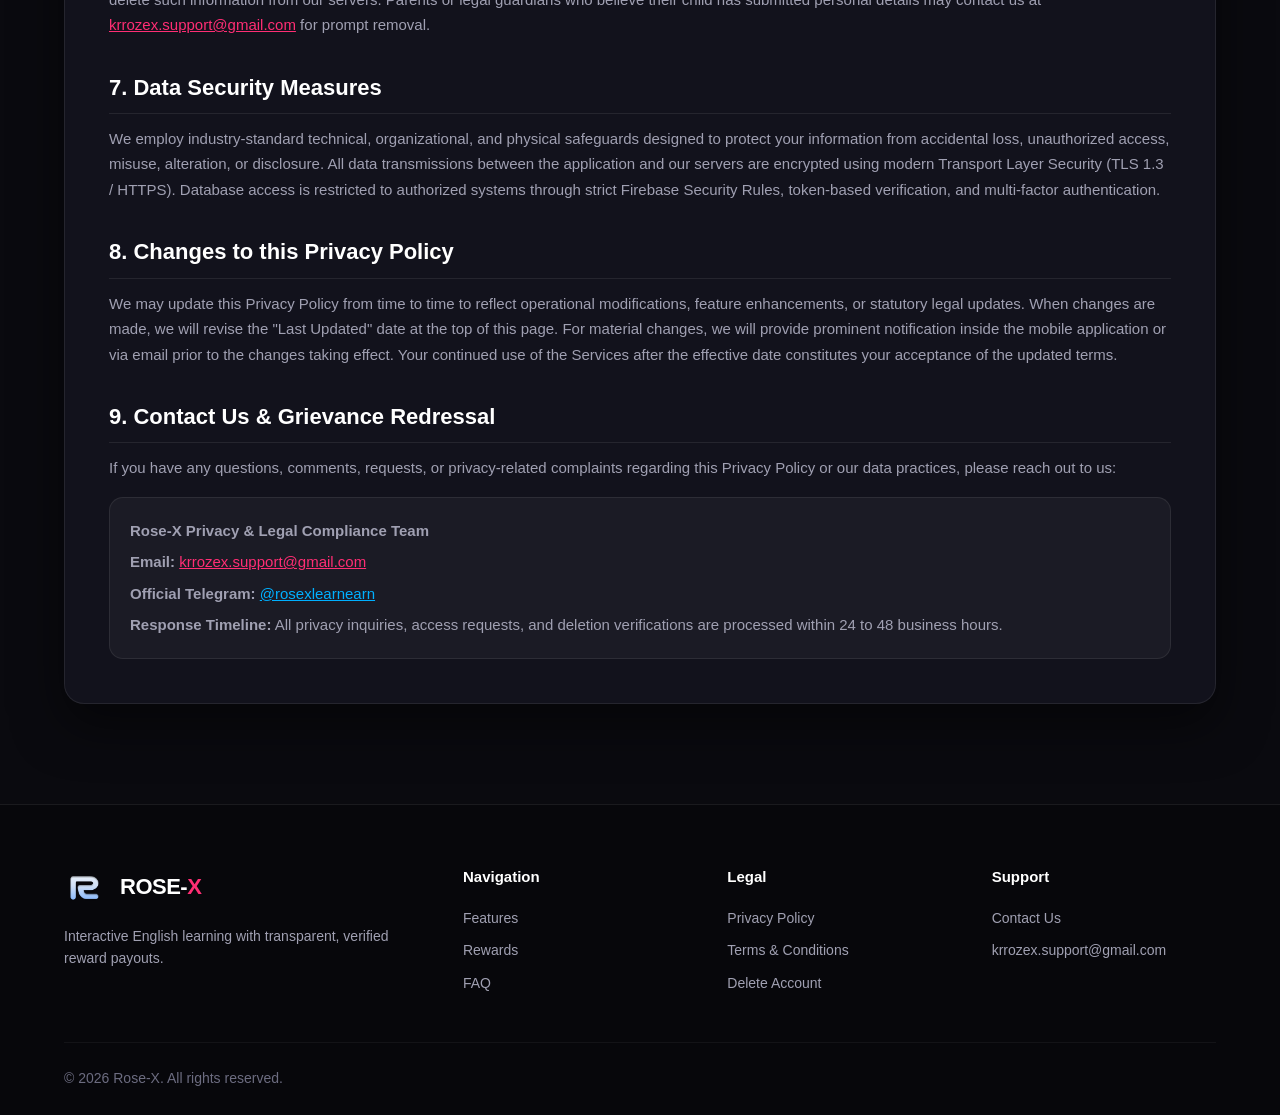
<file: krrosex-site/privacy-policy.html>
<!DOCTYPE html>
<html lang="en">
<head>
  <meta charset="UTF-8">
  <meta name="viewport" content="width=device-width, initial-scale=1.0">
  <title>Privacy Policy - Rose-X</title>
  <meta name="description" content="Official Privacy Policy for Rose-X. Learn how we collect, protect, process, and delete user data in compliance with Google Play Developer Policies, GDPR, CCPA, DPDP, APPI, and international privacy laws.">
  <link rel="stylesheet" href="style.css">
  <link rel="icon" type="image/png" href="assets/logo.png">
</head>
<body>

  <!-- Ambient Glows -->
  <div class="ambient-glow glow-top-left"></div>
  <div class="ambient-glow glow-bottom-right"></div>

  <!-- Navbar -->
  <nav class="navbar">
    <div class="container nav-container">
      <a href="index.html" class="logo-wrapper">
        <img src="assets/logo.png" alt="Rose-X Logo" class="logo-img">
        <span class="logo-text">ROSE-<span>X</span></span>
      </a>

      <ul class="nav-links" id="navLinks">
        <li><a href="index.html#features">Features</a></li>
        <li><a href="index.html#how-it-works">How It Works</a></li>
        <li><a href="index.html#rewards">Rewards</a></li>
        <li><a href="privacy-policy.html" class="active">Privacy Policy</a></li>
        <li><a href="terms.html">Terms</a></li>
        <li><a href="delete-account.html">Delete Account</a></li>
        <li><a href="contact.html">Support</a></li>
      </ul>

      <div class="nav-cta">
        <a href="index.html#download" class="btn-primary">Download App</a>
        <button class="mobile-toggle" id="mobileToggle" aria-label="Toggle Navigation">☰</button>
      </div>
    </div>
  </nav>

  <!-- Privacy Policy Content -->
  <main class="policy-page">
    <div class="container">
      <div class="policy-header">
        <span class="section-tag">Legal &amp; Privacy Compliance</span>
        <h1 class="section-title">Privacy Policy</h1>
        <p class="section-desc">Last Updated: November 26, 2026 • Effective Date: November 26, 2026</p>
      </div>

      <div class="policy-card">
        <div style="margin-bottom: 24px; display: flex; flex-wrap: wrap; gap: 8px;">
          <span class="policy-badge" style="background: rgba(46, 213, 115, 0.15); border-color: rgba(46, 213, 115, 0.4); color: #2ed573;">🌍 Worldwide (240+ Countries)</span>
          <span class="policy-badge">Google Play Compliant</span>
          <span class="policy-badge">GDPR (EU &amp; UK)</span>
          <span class="policy-badge">CCPA / CPRA (US)</span>
          <span class="policy-badge">DPDP Act (India)</span>
          <span class="policy-badge">PIPEDA (Canada)</span>
          <span class="policy-badge">Privacy Act (Australia)</span>
          <span class="policy-badge">APPI (Japan)</span>
          <span class="policy-badge">PIPA (South Korea)</span>
        </div>

        <p>
          Welcome to <strong>Rose-X</strong> ("we", "our", or "us"). We are committed to safeguarding your privacy and ensuring the confidentiality, integrity, and security of your personal data. This Privacy Policy outlines our principles, practices, and procedures regarding the collection, storage, processing, transfer, and deletion of information when you access or use our mobile application, services, and associated website (collectively, the "Services").
        </p>
        <p>
          By downloading, accessing, or using Rose-X, you acknowledge that you have read, understood, and consented to the data collection and processing practices described herein. If you do not agree with this policy, please do not use our Services.
        </p>

        <h2>1. Information We Collect</h2>
        <p>
          We strictly follow the principle of data minimization, collecting only information necessary to deliver our educational language learning modules, interactive puzzle games, manage virtual reward coin balances, verify legitimate payout redemptions, and prevent fraudulent abuse.
        </p>

        <h3>A. Information You Provide to Us</h3>
        <ul>
          <li><strong>Authentication Information:</strong> When you register or sign in via Google Authentication (Firebase Auth), we receive your Google Account Name, Email Address, Google Profile Photo URL, and a unique numeric User Identifier (UID).</li>
          <li><strong>Country &amp; Profile Preferences:</strong> Your selected country code, preferred name, and selected 3D avatar index used to personalize your learning environment and display local reward currency (such as INR for India, USD Gift Cards for international countries worldwide, and JPY/Japanese Yen for Japan).</li>
          <li><strong>Reward &amp; Payout Information:</strong> When you submit a withdrawal request, you provide destination details such as your UPI ID (for India) or your verified Email Address and Recipient Name (for digital gift card redemptions including Google Play, Nintendo, Amazon, Apple, Roblox, Starbucks, and Flipkart in supported currencies including INR, USD, and JPY/Yen).</li>
          <li><strong>Support Communications:</strong> Content of communications, feedback, bug reports, and deletion inquiries sent to our support team.</li>
        </ul>

        <h3>B. Information Automatically Collected</h3>
        <ul>
          <li><strong>Academic, Learning &amp; Interactive Gaming Activity:</strong> Your grammar quiz progress, vocabulary milestones, speaking exercise accuracy scores, interactive puzzle mini-game records (such as Block Settle best scores and completed sessions), daily 4-hour goal active usage timestamps, streak status, and accumulated virtual Roze Coins.</li>
          <li><strong>Microphone &amp; Audio Processing (Speaking Practice):</strong> When you participate in interactive English speaking practice, the app requests runtime permission (<code>android.permission.RECORD_AUDIO</code>) solely to capture voice input for real-time speech-to-text evaluation via system SpeechRecognizer. <strong>We DO NOT record, store, or transmit your raw voice audio to our servers.</strong> All voice processing is handled transiently in real time to assess pronunciation accuracy.</li>
          <li><strong>Haptic Feedback &amp; Device Vibration (Interactive Gaming):</strong> When playing interactive puzzle mini-games (such as Block Settle), the app utilizes <code>android.permission.VIBRATE</code> solely to provide subtle, tactile haptic sensations during piece placements and line clearings. No device hardware telemetry or vibration logs are recorded, stored, or transmitted.</li>
          <li><strong>Device &amp; Diagnostic Information:</strong> Operating system version (Android), device model, application version code, crash logs, and performance metrics collected via Firebase to maintain app stability.</li>
          <li><strong>Advertising Telemetry (Google AdMob &amp; AD_ID):</strong> Google AdMob collects non-sensitive technical identifiers including the Google Advertising ID (<code>com.google.android.gms.permission.AD_ID</code> / GAID), device brand and model, IP address, and ad interaction metrics to serve compliant contextual or personalized advertisements (Adaptive Banner ads, App Open ads, Interstitial ads, and Rewarded video ads) that support free educational access and reward coin claims.</li>
          <li><strong>Anti-Fraud Signals:</strong> Timestamp logs, non-identifiable network telemetry, and referral submission logs to detect automated bot activity, emulators, duplicate registrations, and abusive exploitation of our coin rewards.</li>
        </ul>

        <h3>C. Information We DO NOT Collect</h3>
        <ul>
          <li>We <strong>DO NOT</strong> collect or store credit card numbers, debit card PINs, bank account passwords, or CVVs.</li>
          <li>We <strong>DO NOT</strong> record, store, or upload your personal voice audio files, microphone recordings, or phone call audio to our servers.</li>
          <li>We <strong>DO NOT</strong> access your contacts, SMS messages, call logs, camera, or personal media files.</li>
          <li>We <strong>DO NOT</strong> track or collect precise real-time GPS coordinates.</li>
          <li>We <strong>DO NOT</strong> collect biometric identifiers (fingerprints, facial recognition data).</li>
        </ul>

        <h2>2. Legal Basis for Data Processing</h2>
        <p>Depending on your jurisdiction, we process your personal data under the following lawful grounds:</p>
        <ul>
          <li><strong>Performance of Contract:</strong> To provide our interactive language quizzes, puzzle games, record educational progress, compute virtual coin balances, and deliver requested gift card or transfer rewards.</li>
          <li><strong>Legitimate Interests:</strong> To protect our platform from automated script exploitation, verify genuine quiz participation, troubleshoot crashes, and optimize educational content.</li>
          <li><strong>Legal Compliance:</strong> To adhere to applicable statutory requirements, tax regulations, anti-fraud standards, and respond to lawful government requests.</li>
          <li><strong>Consent:</strong> For optional marketing updates, Telegram community access, or optional feature participation, which you may withdraw at any time.</li>
        </ul>

        <h2>3. Third-Party Services &amp; Disclosures</h2>
        <p>
          We <strong>DO NOT sell, rent, lease, or monetize</strong> your personal information to data brokers, advertising aggregators, or third parties for their own commercial marketing purposes. We work exclusively with trusted service providers bound by strict confidentiality and data protection obligations:
        </p>
        <ul>
          <li><strong>Google LLC (Firebase):</strong> Used for secure user authentication (Firebase Auth), cloud database synchronization (Firebase Realtime Database and Cloud Firestore), and crash diagnostics. Governed by the <a href="https://policies.google.com/privacy" target="_blank" rel="noopener" style="color: var(--primary);">Google Privacy Policy</a>.</li>
          <li><strong>Google Play Services &amp; Speech Services:</strong> Core Android libraries enabling authentication, application integrity verification, and transient real-time speech recognition for interactive language exercises without persistent audio storage.</li>
          <li><strong>Google AdMob (Advertising Partner):</strong> Rose-X integrates <strong>Google AdMob (Google LLC)</strong> to serve contextual and non-intrusive Banner ads, App Open ads, Interstitial ads, and Rewarded video advertisements to support free educational access and reward coin claims. Google AdMob processes technical data including your Google Advertising ID (<code>AD_ID</code> / GAID), device brand/model, IP address, approximate diagnostic data, and ad interaction telemetry in strict compliance with Google Play Developer Policies and applicable global privacy regulations (including GDPR consent mechanisms, CCPA opt-out choices, and DPDP guidelines). Governed by the <a href="https://policies.google.com/technologies/ads" target="_blank" rel="noopener" style="color: var(--primary);">Google Advertising Privacy Policy</a>. Users retain full authority to reset their Advertising ID or opt out of personalized ads at any time via Android Device Settings &gt; Google &gt; Ads.</li>
          <li><strong>Reward &amp; Payout Delivery (24-Hour Fulfillment):</strong> Digital redemption codes (Google Play, Nintendo, Amazon, Apple, Roblox, Starbucks, Flipkart) and direct UPI routing networks receive only essential destination details (UPI ID or verified recipient email address) solely to execute payouts. All legitimate, verified withdrawal requests are processed and fulfilled within <strong>24 hours</strong>.</li>
        </ul>

        <h2>4. Data Retention &amp; Deletion Policy</h2>
        <p>
          We retain your personal information only for as long as your account is active, or as necessary to fulfill the educational and reward purposes described in this policy.
        </p>
        <ul>
          <li><strong>7-Day Deletion Guarantee:</strong> You possess the absolute right to request permanent deletion of your account and all associated personal data at any time.</li>
          <li><strong>In-App Deletion:</strong> Open Rose-X &gt; Settings &gt; Delete Account &gt; Submit Request.</li>
          <li><strong>Web-Based Deletion:</strong> You may submit an online erasure request directly at our <a href="delete-account.html" style="color: var(--primary);">Account Deletion Web Portal</a> without requiring the app to be installed.</li>
          <li><strong>Erasure Process:</strong> Upon receiving your request, our systems irrevocably purge your personal details, email, name, profile picture, and learning records from our active databases within seven (7) business days. Non-identifiable aggregated statistics or completed transaction receipts required by law are archived securely.</li>
        </ul>

        <h2>5. International &amp; Country-Specific Privacy Rights</h2>
        <p>We provide full, equal, and comprehensive privacy protections to our users globally in strict accordance with the laws of each country supported by Rose-X:</p>

        <h3>A. European Economic Area (EEA) &amp; United Kingdom (GDPR / UK GDPR)</h3>
        <p>If you reside within the European Union, European Economic Area, or the United Kingdom, you are entitled to the following rights under Articles 15–22 of the GDPR:</p>
        <ul>
          <li><strong>Right of Access (Art. 15):</strong> Obtain confirmation of whether your personal data is being processed and receive a portable copy.</li>
          <li><strong>Right to Rectification (Art. 16):</strong> Request correction of inaccurate or incomplete personal details.</li>
          <li><strong>Right to Erasure / "Right to be Forgotten" (Art. 17):</strong> Demand permanent deletion of your data where no overriding legal requirement exists.</li>
          <li><strong>Right to Restriction of Processing (Art. 18):</strong> Restrict processing under specified legal grounds.</li>
          <li><strong>Right to Data Portability (Art. 20):</strong> Receive your personal data in a structured, commonly used, machine-readable format.</li>
          <li><strong>Right to Object (Art. 21):</strong> Object to processing based on legitimate interests or direct communications.</li>
          <li><strong>Supervisory Authority:</strong> You have the right to lodge a formal complaint with your national Data Protection Authority (DPA) or the UK Information Commissioner's Office (ICO).</li>
        </ul>

        <h3>B. United States (California CCPA / CPRA &amp; State Privacy Laws)</h3>
        <p>Under the California Consumer Privacy Act (CCPA) as amended by the California Privacy Rights Act (CPRA), California residents enjoy specific rights:</p>
        <ul>
          <li><strong>Notice at Collection:</strong> We disclose the categories of personal data collected, purposes, and retention timelines.</li>
          <li><strong>Right to Know &amp; Access:</strong> You may request disclosure of categories of personal information collected, sources, business purpose, and third parties with whom data is shared.</li>
          <li><strong>Right to Delete &amp; Correct:</strong> Request deletion or correction of inaccurate personal information.</li>
          <li><strong>No Sale or Sharing of Personal Information:</strong> We do NOT sell your personal information and do NOT share your personal information for cross-context behavioral advertising. We have not sold or shared personal information in the preceding 12 months.</li>
          <li><strong>Non-Discrimination:</strong> We will never deny services, charge different prices, or provide a lesser quality of service should you exercise your privacy rights.</li>
        </ul>

        <h3>C. India (Digital Personal Data Protection Act 2023 &amp; IT Act 2000)</h3>
        <p>In compliance with the Digital Personal Data Protection Act (DPDP Act 2023) and Information Technology (Reasonable Security Practices and Procedures and Sensitive Personal Data or Information) Rules, 2011:</p>
        <ul>
          <li>Personal data is processed strictly for the verified purpose consented to by the user.</li>
          <li>Users have the right to access a summary of data processed, request correction or erasure, and nominate another individual in the event of death or incapacity.</li>
          <li>We maintain comprehensive administrative, technical, and physical security measures to safeguard user information against unauthorized access, loss, or disclosure.</li>
          <li><strong>Grievance Redressal:</strong> Inquiries or grievances can be addressed to our designated Grievance Officer at <a href="mailto:krrozex.support@gmail.com" style="color: var(--primary);">krrozex.support@gmail.com</a>, with resolution provided within 30 days.</li>
        </ul>

        <h3>D. Canada (PIPEDA &amp; Provincial Privacy Acts)</h3>
        <p>
          Under the Personal Information Protection and Electronic Documents Act (PIPEDA), Canadian residents have the right to access and challenge the accuracy and completeness of their personal information held by us, and to withdraw consent at any time subject to legal restrictions.
        </p>

        <h3>E. Australia (Privacy Act 1988 &amp; Australian Privacy Principles - APPs)</h3>
        <p>
          We adhere to the 13 Australian Privacy Principles (APPs). Australian users may request access to personal data, correct inaccurate details, and lodge privacy complaints directly with our team or the Office of the Australian Information Commissioner (OAIC).
        </p>

        <h3>F. Japan (Act on the Protection of Personal Information - APPI)</h3>
        <p>
          We process personal data of Japanese users in compliance with the APPI. Users can request notification of the purpose of use, disclosure, correction, addition, deletion, or cessation of provision to third parties of retained personal data.
        </p>

        <h3>G. South Korea (Personal Information Protection Act - PIPA)</h3>
        <p>
          In accordance with South Korea's PIPA, user information is destroyed without delay when the purpose of collection is attained or upon user request. Overseas data transfers to Google Firebase cloud servers are conducted solely for core service provision and secured with end-to-end encryption.
        </p>

        <h2>6. Children's Privacy (COPPA Compliance)</h2>
        <p>
          Rose-X is an educational application intended for general audiences aged <strong>13 years and older</strong> (or 16 years and older in the European Economic Area / UK). We do not knowingly solicit, collect, or process personal data from children under the age of 13.
        </p>
        <p>
          If we discover that a child under 13 has provided us with personal information without verified parental consent, we will immediately take steps to permanently delete such information from our servers. Parents or legal guardians who believe their child has submitted personal details may contact us at <a href="mailto:krrozex.support@gmail.com" style="color: var(--primary);">krrozex.support@gmail.com</a> for prompt removal.
        </p>

        <h2>7. Data Security Measures</h2>
        <p>
          We employ industry-standard technical, organizational, and physical safeguards designed to protect your information from accidental loss, unauthorized access, misuse, alteration, or disclosure. All data transmissions between the application and our servers are encrypted using modern Transport Layer Security (TLS 1.3 / HTTPS). Database access is restricted to authorized systems through strict Firebase Security Rules, token-based verification, and multi-factor authentication.
        </p>

        <h2>8. Changes to this Privacy Policy</h2>
        <p>
          We may update this Privacy Policy from time to time to reflect operational modifications, feature enhancements, or statutory legal updates. When changes are made, we will revise the "Last Updated" date at the top of this page. For material changes, we will provide prominent notification inside the mobile application or via email prior to the changes taking effect. Your continued use of the Services after the effective date constitutes your acceptance of the updated terms.
        </p>

        <h2>9. Contact Us &amp; Grievance Redressal</h2>
        <p>If you have any questions, comments, requests, or privacy-related complaints regarding this Privacy Policy or our data practices, please reach out to us:</p>
        <div style="background: rgba(255, 255, 255, 0.04); border: 1px solid var(--border-card); border-radius: var(--radius-md); padding: 20px; margin-top: 16px;">
          <p style="margin-bottom: 6px;"><strong>Rose-X Privacy &amp; Legal Compliance Team</strong></p>
          <p style="margin-bottom: 6px;"><strong>Email:</strong> <a href="mailto:krrozex.support@gmail.com" style="color: var(--primary);">krrozex.support@gmail.com</a></p>
          <p style="margin-bottom: 6px;"><strong>Official Telegram:</strong> <a href="https://t.me/rosexlearnearn" target="_blank" rel="noopener" style="color: var(--accent-blue);">@rosexlearnearn</a></p>
          <p style="margin-bottom: 0;"><strong>Response Timeline:</strong> All privacy inquiries, access requests, and deletion verifications are processed within 24 to 48 business hours.</p>
        </div>

      </div>
    </div>
  </main>

  <!-- Footer -->
  <footer class="footer">
    <div class="container">
      <div class="footer-grid">
        <div class="footer-col">
          <div class="logo-wrapper" style="margin-bottom: 16px;">
            <img src="assets/logo.png" alt="Rose-X Logo" class="logo-img">
            <span class="logo-text">ROSE-<span>X</span></span>
          </div>
          <p style="color: var(--text-secondary); font-size: 14px;">
            Interactive English learning with transparent, verified reward payouts.
          </p>
        </div>
        <div class="footer-col">
          <h4>Navigation</h4>
          <ul>
            <li><a href="index.html#features">Features</a></li>
            <li><a href="index.html#rewards">Rewards</a></li>
            <li><a href="index.html#faq">FAQ</a></li>
          </ul>
        </div>
        <div class="footer-col">
          <h4>Legal</h4>
          <ul>
            <li><a href="privacy-policy.html">Privacy Policy</a></li>
            <li><a href="terms.html">Terms &amp; Conditions</a></li>
            <li><a href="delete-account.html">Delete Account</a></li>
          </ul>
        </div>
        <div class="footer-col">
          <h4>Support</h4>
          <ul>
            <li><a href="contact.html">Contact Us</a></li>
            <li><a href="mailto:krrozex.support@gmail.com">krrozex.support@gmail.com</a></li>
          </ul>
        </div>
      </div>
      <div class="footer-bottom">
        <div>&copy; 2026 Rose-X. All rights reserved.</div>
      </div>
    </div>
  </footer>

  <script src="script.js"></script>
</body>
</html>
</file>
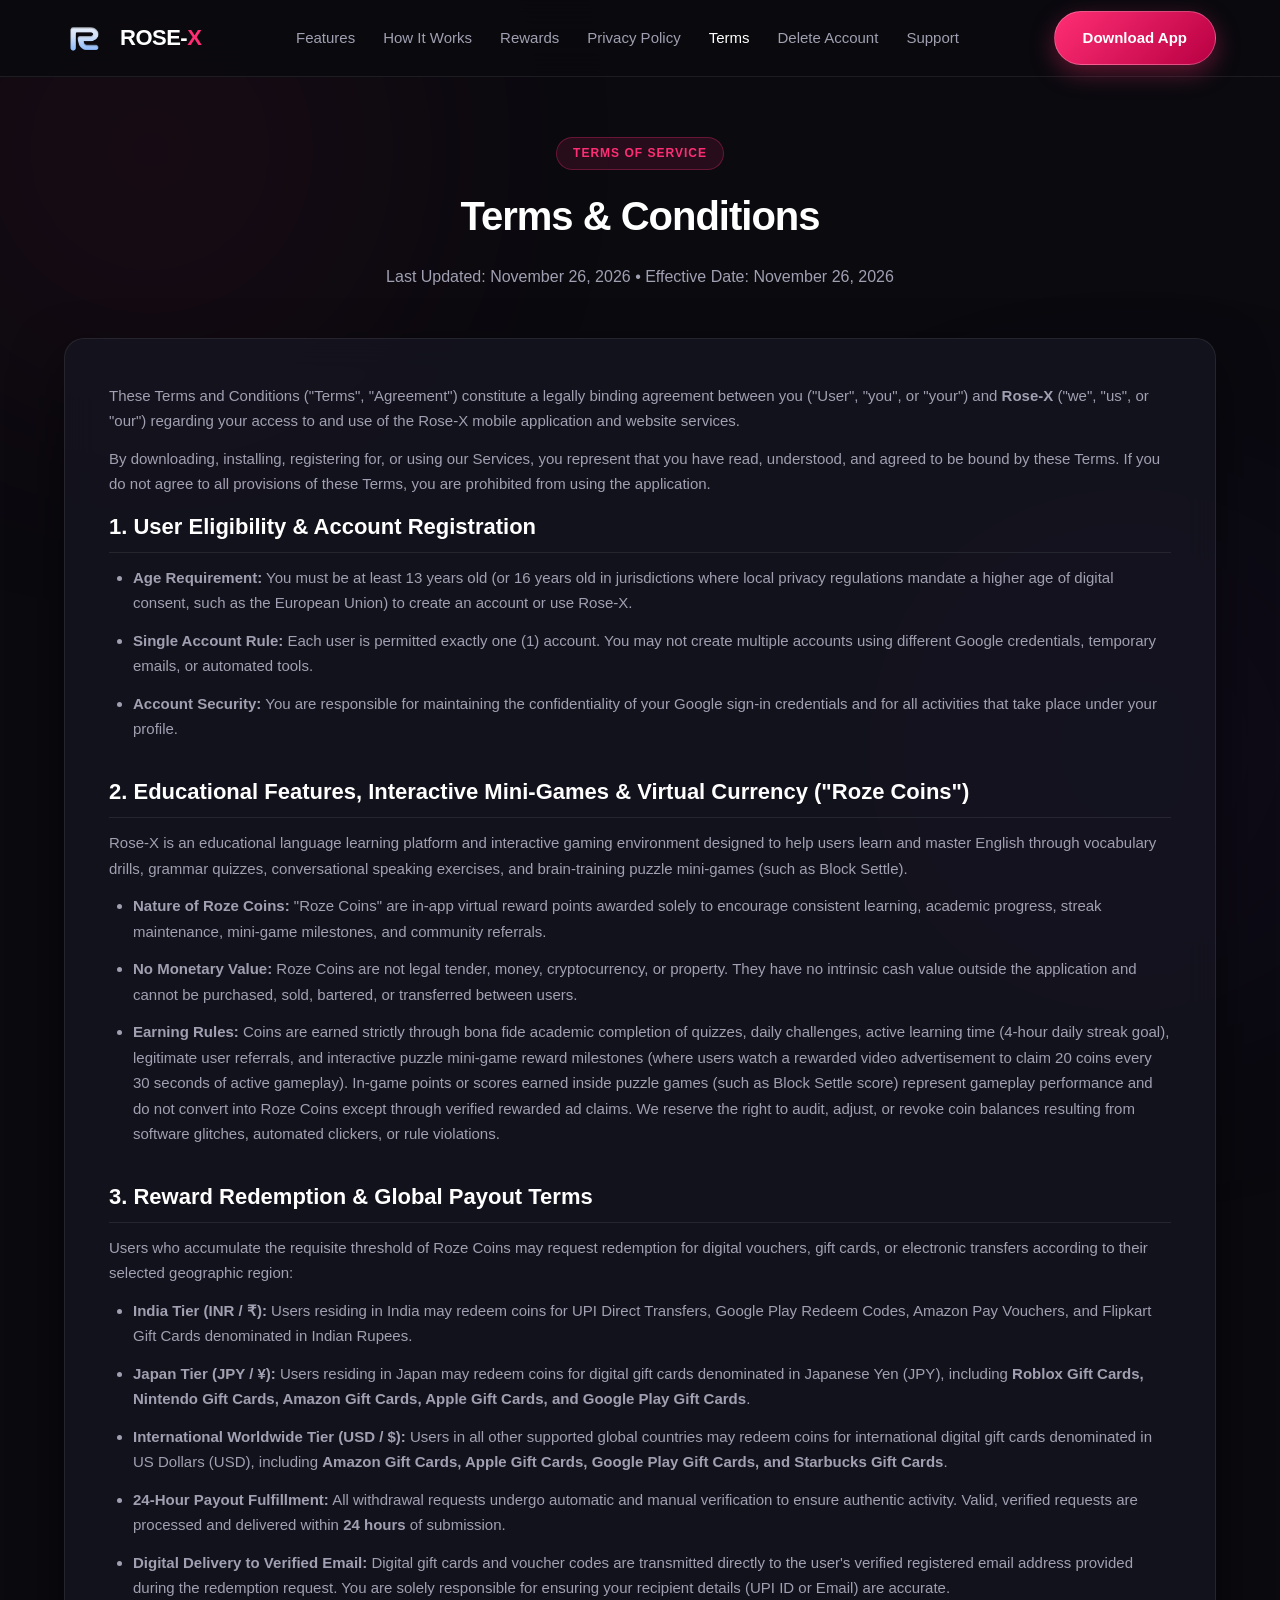
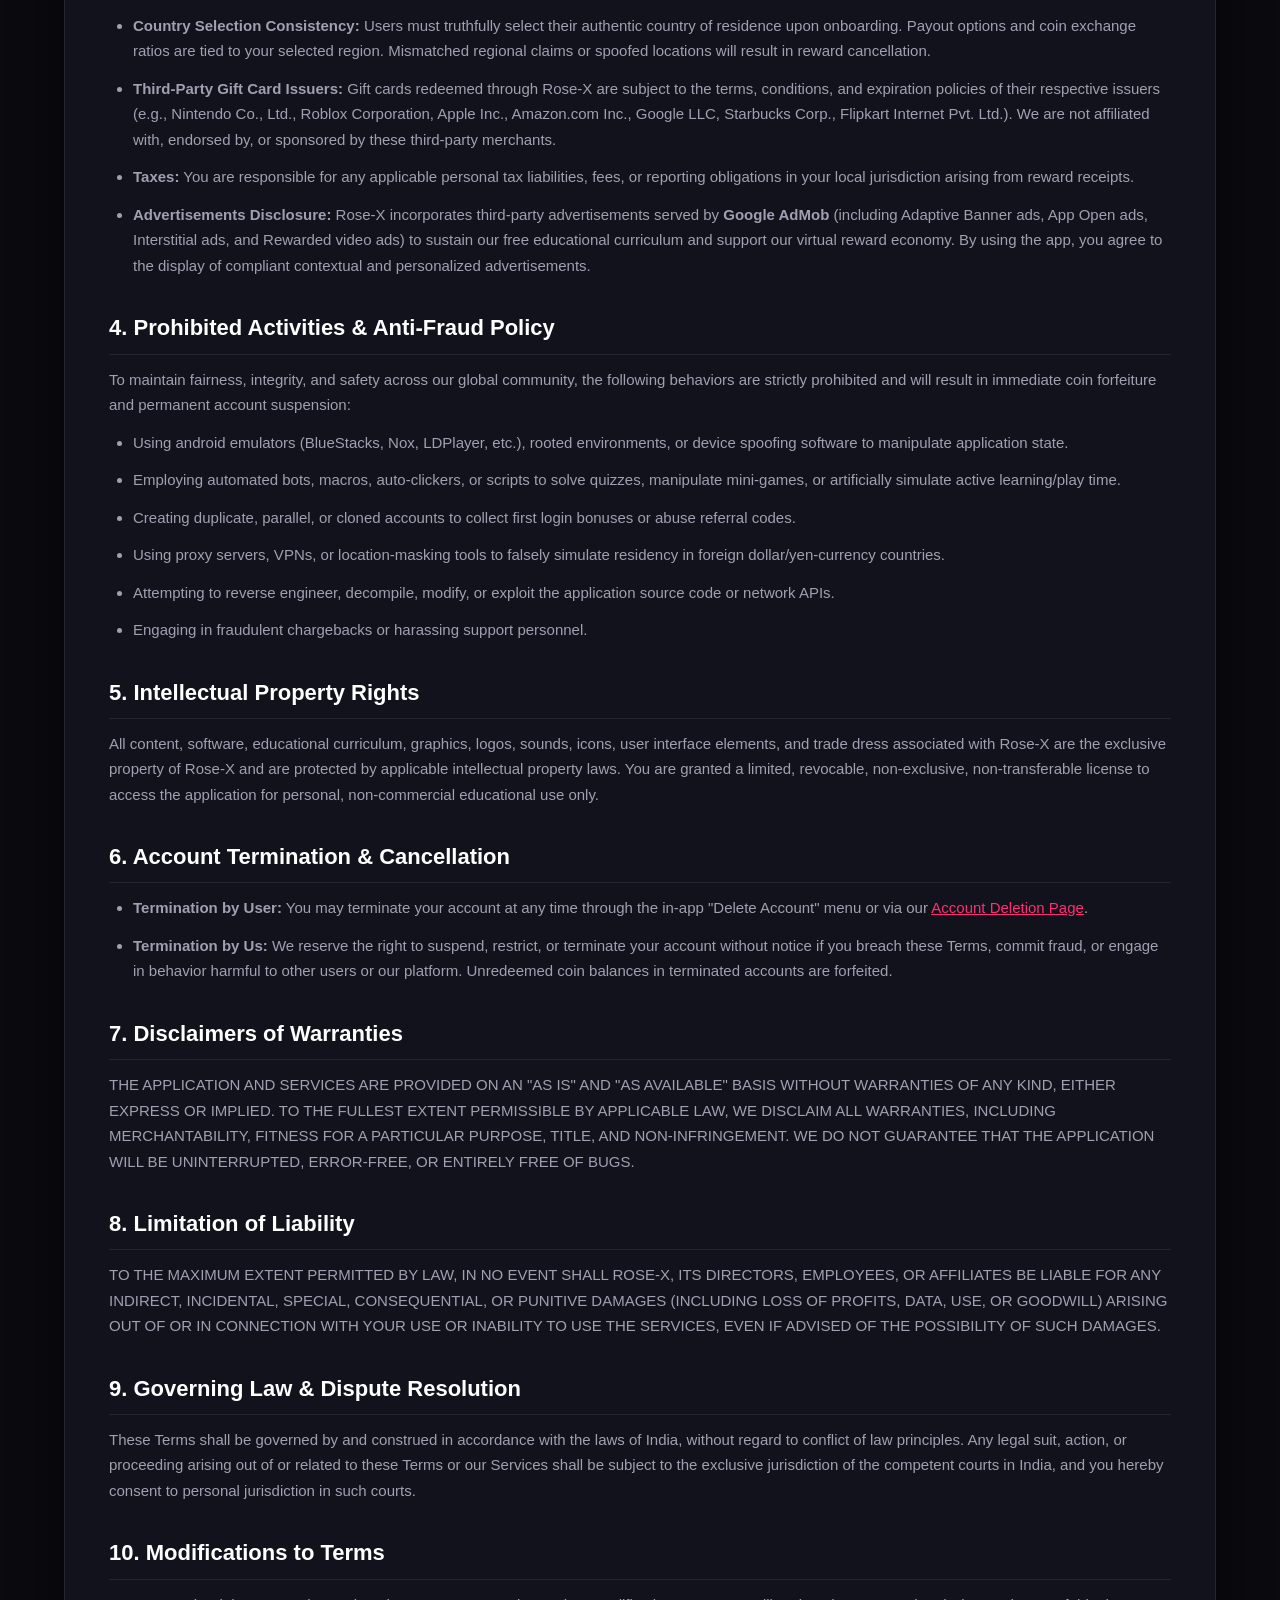
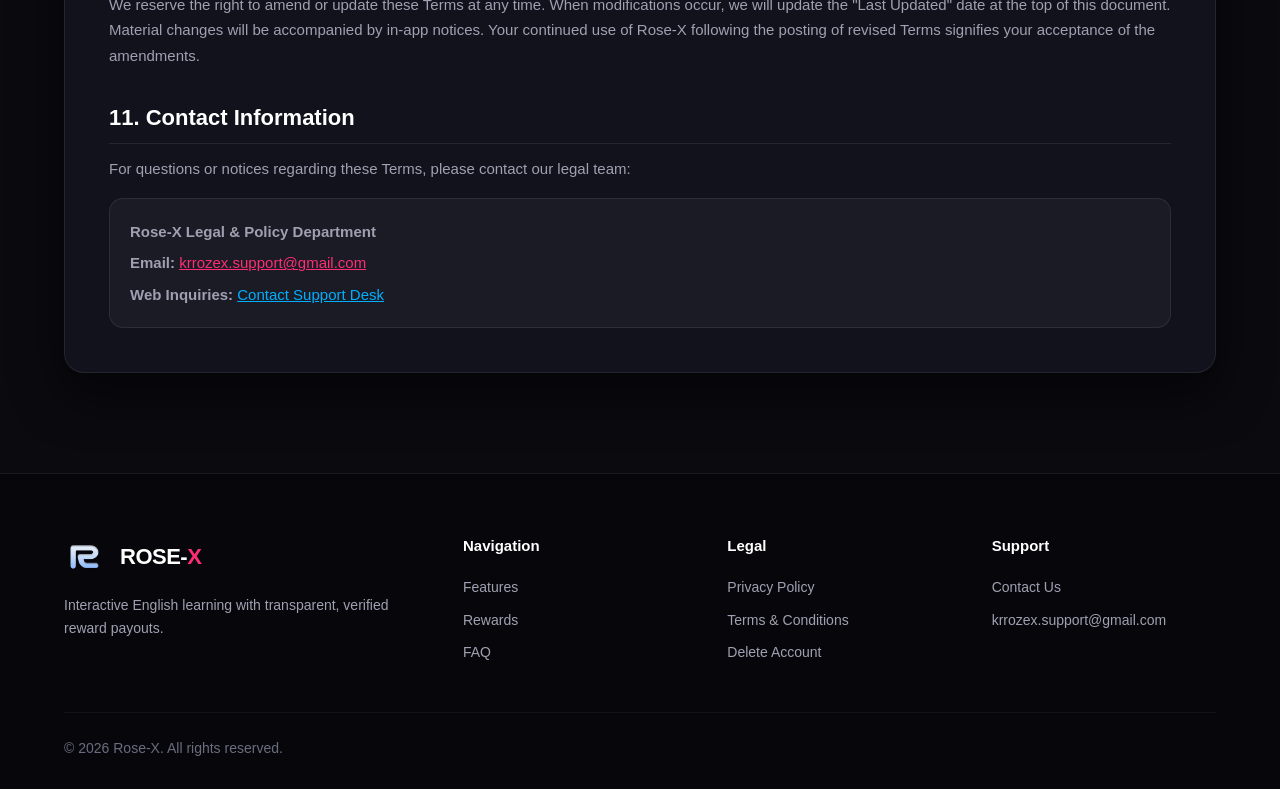
<file: krrosex-site/terms.html>
<!DOCTYPE html>
<html lang="en">
<head>
  <meta charset="UTF-8">
  <meta name="viewport" content="width=device-width, initial-scale=1.0">
  <title>Terms &amp; Conditions - Rose-X</title>
  <meta name="description" content="Official Terms &amp; Conditions for Rose-X. Read about eligibility, Roze Coin reward rules, payout terms, anti-fraud policies, and service guidelines.">
  <link rel="stylesheet" href="style.css">
  <link rel="icon" type="image/png" href="assets/logo.png">
</head>
<body>

  <!-- Ambient Glows -->
  <div class="ambient-glow glow-top-left"></div>
  <div class="ambient-glow glow-bottom-right"></div>

  <!-- Navbar -->
  <nav class="navbar">
    <div class="container nav-container">
      <a href="index.html" class="logo-wrapper">
        <img src="assets/logo.png" alt="Rose-X Logo" class="logo-img">
        <span class="logo-text">ROSE-<span>X</span></span>
      </a>

      <ul class="nav-links" id="navLinks">
        <li><a href="index.html#features">Features</a></li>
        <li><a href="index.html#how-it-works">How It Works</a></li>
        <li><a href="index.html#rewards">Rewards</a></li>
        <li><a href="privacy-policy.html">Privacy Policy</a></li>
        <li><a href="terms.html" class="active">Terms</a></li>
        <li><a href="delete-account.html">Delete Account</a></li>
        <li><a href="contact.html">Support</a></li>
      </ul>

      <div class="nav-cta">
        <a href="index.html#download" class="btn-primary">Download App</a>
        <button class="mobile-toggle" id="mobileToggle" aria-label="Toggle Navigation">☰</button>
      </div>
    </div>
  </nav>

  <!-- Terms Content -->
  <main class="policy-page">
    <div class="container">
      <div class="policy-header">
        <span class="section-tag">Terms of Service</span>
        <h1 class="section-title">Terms &amp; Conditions</h1>
        <p class="section-desc">Last Updated: November 26, 2026 • Effective Date: November 26, 2026</p>
      </div>

      <div class="policy-card">
        <p>
          These Terms and Conditions ("Terms", "Agreement") constitute a legally binding agreement between you ("User", "you", or "your") and <strong>Rose-X</strong> ("we", "us", or "our") regarding your access to and use of the Rose-X mobile application and website services.
        </p>
        <p>
          By downloading, installing, registering for, or using our Services, you represent that you have read, understood, and agreed to be bound by these Terms. If you do not agree to all provisions of these Terms, you are prohibited from using the application.
        </p>

        <h2>1. User Eligibility &amp; Account Registration</h2>
        <ul>
          <li><strong>Age Requirement:</strong> You must be at least 13 years old (or 16 years old in jurisdictions where local privacy regulations mandate a higher age of digital consent, such as the European Union) to create an account or use Rose-X.</li>
          <li><strong>Single Account Rule:</strong> Each user is permitted exactly one (1) account. You may not create multiple accounts using different Google credentials, temporary emails, or automated tools.</li>
          <li><strong>Account Security:</strong> You are responsible for maintaining the confidentiality of your Google sign-in credentials and for all activities that take place under your profile.</li>
        </ul>

        <h2>2. Educational Features, Interactive Mini-Games &amp; Virtual Currency ("Roze Coins")</h2>
        <p>
          Rose-X is an educational language learning platform and interactive gaming environment designed to help users learn and master English through vocabulary drills, grammar quizzes, conversational speaking exercises, and brain-training puzzle mini-games (such as Block Settle).
        </p>
        <ul>
          <li><strong>Nature of Roze Coins:</strong> "Roze Coins" are in-app virtual reward points awarded solely to encourage consistent learning, academic progress, streak maintenance, mini-game milestones, and community referrals.</li>
          <li><strong>No Monetary Value:</strong> Roze Coins are not legal tender, money, cryptocurrency, or property. They have no intrinsic cash value outside the application and cannot be purchased, sold, bartered, or transferred between users.</li>
          <li><strong>Earning Rules:</strong> Coins are earned strictly through bona fide academic completion of quizzes, daily challenges, active learning time (4-hour daily streak goal), legitimate user referrals, and interactive puzzle mini-game reward milestones (where users watch a rewarded video advertisement to claim 20 coins every 30 seconds of active gameplay). In-game points or scores earned inside puzzle games (such as Block Settle score) represent gameplay performance and do not convert into Roze Coins except through verified rewarded ad claims. We reserve the right to audit, adjust, or revoke coin balances resulting from software glitches, automated clickers, or rule violations.</li>
        </ul>

        <h2>3. Reward Redemption &amp; Global Payout Terms</h2>
        <p>
          Users who accumulate the requisite threshold of Roze Coins may request redemption for digital vouchers, gift cards, or electronic transfers according to their selected geographic region:
        </p>
        <ul>
          <li><strong>India Tier (INR / ₹):</strong> Users residing in India may redeem coins for UPI Direct Transfers, Google Play Redeem Codes, Amazon Pay Vouchers, and Flipkart Gift Cards denominated in Indian Rupees.</li>
          <li><strong>Japan Tier (JPY / ¥):</strong> Users residing in Japan may redeem coins for digital gift cards denominated in Japanese Yen (JPY), including <strong>Roblox Gift Cards, Nintendo Gift Cards, Amazon Gift Cards, Apple Gift Cards, and Google Play Gift Cards</strong>.</li>
          <li><strong>International Worldwide Tier (USD / $):</strong> Users in all other supported global countries may redeem coins for international digital gift cards denominated in US Dollars (USD), including <strong>Amazon Gift Cards, Apple Gift Cards, Google Play Gift Cards, and Starbucks Gift Cards</strong>.</li>
          <li><strong>24-Hour Payout Fulfillment:</strong> All withdrawal requests undergo automatic and manual verification to ensure authentic activity. Valid, verified requests are processed and delivered within <strong>24 hours</strong> of submission.</li>
          <li><strong>Digital Delivery to Verified Email:</strong> Digital gift cards and voucher codes are transmitted directly to the user's verified registered email address provided during the redemption request. You are solely responsible for ensuring your recipient details (UPI ID or Email) are accurate.</li>
          <li><strong>Country Selection Consistency:</strong> Users must truthfully select their authentic country of residence upon onboarding. Payout options and coin exchange ratios are tied to your selected region. Mismatched regional claims or spoofed locations will result in reward cancellation.</li>
          <li><strong>Third-Party Gift Card Issuers:</strong> Gift cards redeemed through Rose-X are subject to the terms, conditions, and expiration policies of their respective issuers (e.g., Nintendo Co., Ltd., Roblox Corporation, Apple Inc., Amazon.com Inc., Google LLC, Starbucks Corp., Flipkart Internet Pvt. Ltd.). We are not affiliated with, endorsed by, or sponsored by these third-party merchants.</li>
          <li><strong>Taxes:</strong> You are responsible for any applicable personal tax liabilities, fees, or reporting obligations in your local jurisdiction arising from reward receipts.</li>
          <li><strong>Advertisements Disclosure:</strong> Rose-X incorporates third-party advertisements served by <strong>Google AdMob</strong> (including Adaptive Banner ads, App Open ads, Interstitial ads, and Rewarded video ads) to sustain our free educational curriculum and support our virtual reward economy. By using the app, you agree to the display of compliant contextual and personalized advertisements.</li>
        </ul>

        <h2>4. Prohibited Activities &amp; Anti-Fraud Policy</h2>
        <p>
          To maintain fairness, integrity, and safety across our global community, the following behaviors are strictly prohibited and will result in immediate coin forfeiture and permanent account suspension:
        </p>
        <ul>
          <li>Using android emulators (BlueStacks, Nox, LDPlayer, etc.), rooted environments, or device spoofing software to manipulate application state.</li>
          <li>Employing automated bots, macros, auto-clickers, or scripts to solve quizzes, manipulate mini-games, or artificially simulate active learning/play time.</li>
          <li>Creating duplicate, parallel, or cloned accounts to collect first login bonuses or abuse referral codes.</li>
          <li>Using proxy servers, VPNs, or location-masking tools to falsely simulate residency in foreign dollar/yen-currency countries.</li>
          <li>Attempting to reverse engineer, decompile, modify, or exploit the application source code or network APIs.</li>
          <li>Engaging in fraudulent chargebacks or harassing support personnel.</li>
        </ul>

        <h2>5. Intellectual Property Rights</h2>
        <p>
          All content, software, educational curriculum, graphics, logos, sounds, icons, user interface elements, and trade dress associated with Rose-X are the exclusive property of Rose-X and are protected by applicable intellectual property laws. You are granted a limited, revocable, non-exclusive, non-transferable license to access the application for personal, non-commercial educational use only.
        </p>

        <h2>6. Account Termination &amp; Cancellation</h2>
        <ul>
          <li><strong>Termination by User:</strong> You may terminate your account at any time through the in-app "Delete Account" menu or via our <a href="delete-account.html" style="color: var(--primary);">Account Deletion Page</a>.</li>
          <li><strong>Termination by Us:</strong> We reserve the right to suspend, restrict, or terminate your account without notice if you breach these Terms, commit fraud, or engage in behavior harmful to other users or our platform. Unredeemed coin balances in terminated accounts are forfeited.</li>
        </ul>

        <h2>7. Disclaimers of Warranties</h2>
        <p>
          THE APPLICATION AND SERVICES ARE PROVIDED ON AN "AS IS" AND "AS AVAILABLE" BASIS WITHOUT WARRANTIES OF ANY KIND, EITHER EXPRESS OR IMPLIED. TO THE FULLEST EXTENT PERMISSIBLE BY APPLICABLE LAW, WE DISCLAIM ALL WARRANTIES, INCLUDING MERCHANTABILITY, FITNESS FOR A PARTICULAR PURPOSE, TITLE, AND NON-INFRINGEMENT. WE DO NOT GUARANTEE THAT THE APPLICATION WILL BE UNINTERRUPTED, ERROR-FREE, OR ENTIRELY FREE OF BUGS.
        </p>

        <h2>8. Limitation of Liability</h2>
        <p>
          TO THE MAXIMUM EXTENT PERMITTED BY LAW, IN NO EVENT SHALL ROSE-X, ITS DIRECTORS, EMPLOYEES, OR AFFILIATES BE LIABLE FOR ANY INDIRECT, INCIDENTAL, SPECIAL, CONSEQUENTIAL, OR PUNITIVE DAMAGES (INCLUDING LOSS OF PROFITS, DATA, USE, OR GOODWILL) ARISING OUT OF OR IN CONNECTION WITH YOUR USE OR INABILITY TO USE THE SERVICES, EVEN IF ADVISED OF THE POSSIBILITY OF SUCH DAMAGES.
        </p>

        <h2>9. Governing Law &amp; Dispute Resolution</h2>
        <p>
          These Terms shall be governed by and construed in accordance with the laws of India, without regard to conflict of law principles. Any legal suit, action, or proceeding arising out of or related to these Terms or our Services shall be subject to the exclusive jurisdiction of the competent courts in India, and you hereby consent to personal jurisdiction in such courts.
        </p>

        <h2>10. Modifications to Terms</h2>
        <p>
          We reserve the right to amend or update these Terms at any time. When modifications occur, we will update the "Last Updated" date at the top of this document. Material changes will be accompanied by in-app notices. Your continued use of Rose-X following the posting of revised Terms signifies your acceptance of the amendments.
        </p>

        <h2>11. Contact Information</h2>
        <p>For questions or notices regarding these Terms, please contact our legal team:</p>
        <div style="background: rgba(255, 255, 255, 0.04); border: 1px solid var(--border-card); border-radius: var(--radius-md); padding: 20px; margin-top: 16px;">
          <p style="margin-bottom: 6px;"><strong>Rose-X Legal &amp; Policy Department</strong></p>
          <p style="margin-bottom: 6px;"><strong>Email:</strong> <a href="mailto:krrozex.support@gmail.com" style="color: var(--primary);">krrozex.support@gmail.com</a></p>
          <p style="margin-bottom: 0;"><strong>Web Inquiries:</strong> <a href="contact.html" style="color: var(--accent-blue);">Contact Support Desk</a></p>
        </div>
      </div>
    </div>
  </main>

  <!-- Footer -->
  <footer class="footer">
    <div class="container">
      <div class="footer-grid">
        <div class="footer-col">
          <div class="logo-wrapper" style="margin-bottom: 16px;">
            <img src="assets/logo.png" alt="Rose-X Logo" class="logo-img">
            <span class="logo-text">ROSE-<span>X</span></span>
          </div>
          <p style="color: var(--text-secondary); font-size: 14px;">
            Interactive English learning with transparent, verified reward payouts.
          </p>
        </div>
        <div class="footer-col">
          <h4>Navigation</h4>
          <ul>
            <li><a href="index.html#features">Features</a></li>
            <li><a href="index.html#rewards">Rewards</a></li>
            <li><a href="index.html#faq">FAQ</a></li>
          </ul>
        </div>
        <div class="footer-col">
          <h4>Legal</h4>
          <ul>
            <li><a href="privacy-policy.html">Privacy Policy</a></li>
            <li><a href="terms.html">Terms &amp; Conditions</a></li>
            <li><a href="delete-account.html">Delete Account</a></li>
          </ul>
        </div>
        <div class="footer-col">
          <h4>Support</h4>
          <ul>
            <li><a href="contact.html">Contact Us</a></li>
            <li><a href="mailto:krrozex.support@gmail.com">krrozex.support@gmail.com</a></li>
          </ul>
        </div>
      </div>
      <div class="footer-bottom">
        <div>&copy; 2026 Rose-X. All rights reserved.</div>
      </div>
    </div>
  </footer>

  <script src="script.js"></script>
</body>
</html>
</file>
<file: krrosex-site/style.css>
﻿:root {
  --bg-primary: #0A0A0F;
  --bg-secondary: #12121A;
  --bg-card: rgba(22, 22, 34, 0.75);
  --bg-card-hover: rgba(30, 30, 46, 0.85);
  --border-card: rgba(255, 255, 255, 0.08);
  --border-glow: rgba(255, 51, 102, 0.4);
  
  --primary: #FF2E74;
  --primary-glow: rgba(255, 46, 116, 0.35);
  --secondary: #7928CA;
  --accent-gold: #FFB800;
  --accent-gold-glow: rgba(255, 184, 0, 0.35);
  --accent-green: #00E676;
  --accent-blue: #00B0FF;
  
  --text-primary: #FFFFFF;
  --text-secondary: #A0A0B2;
  --text-muted: #6C6C80;
  
  --font-family: -apple-system, BlinkMacSystemFont, "Segoe UI", Roboto, Helvetica, Arial, sans-serif;
  --radius-sm: 8px;
  --radius-md: 14px;
  --radius-lg: 20px;
  --radius-xl: 28px;
  --transition: all 0.3s cubic-bezier(0.16, 1, 0.3, 1);
}

* {
  margin: 0;
  padding: 0;
  box-sizing: border-box;
}

html {
  scroll-behavior: smooth;
  font-family: var(--font-family);
  background-color: var(--bg-primary);
  color: var(--text-primary);
}

body {
  overflow-x: hidden;
  line-height: 1.6;
  position: relative;
  background-color: var(--bg-primary);
}

/* Background Ambient Glows */
.ambient-glow {
  position: fixed;
  width: 600px;
  height: 600px;
  border-radius: 50%;
  filter: blur(140px);
  pointer-events: none;
  z-index: 0;
  opacity: 0.15;
}

.glow-top-left {
  top: -150px;
  left: -150px;
  background: radial-gradient(circle, var(--primary) 0%, transparent 70%);
}

.glow-bottom-right {
  bottom: -150px;
  right: -150px;
  background: radial-gradient(circle, var(--secondary) 0%, transparent 70%);
}

.glow-center {
  top: 50%;
  left: 50%;
  transform: translate(-50%, -50%);
  background: radial-gradient(circle, #0070F3 0%, transparent 70%);
  opacity: 0.08;
}

/* Container */
.container {
  max-width: 1200px;
  margin: 0 auto;
  padding: 0 24px;
  position: relative;
  z-index: 1;
}

/* Navbar */
.navbar {
  position: sticky;
  top: 0;
  width: 100%;
  backdrop-filter: blur(20px);
  -webkit-backdrop-filter: blur(20px);
  background: rgba(10, 10, 15, 0.85);
  border-bottom: 1px solid var(--border-card);
  z-index: 100;
  transition: var(--transition);
}

.nav-container {
  display: flex;
  align-items: center;
  justify-content: space-between;
  height: 76px;
}

.logo-wrapper {
  display: flex;
  align-items: center;
  gap: 12px;
  text-decoration: none;
}

.logo-img {
  width: 44px;
  height: 44px;
  border-radius: 12px;
  object-fit: contain;
}

.logo-text {
  font-size: 22px;
  font-weight: 800;
  color: var(--text-primary);
  letter-spacing: -0.5px;
}

.logo-text span {
  color: var(--primary);
}

.nav-links {
  display: flex;
  align-items: center;
  gap: 28px;
  list-style: none;
}

.nav-links a {
  color: var(--text-secondary);
  text-decoration: none;
  font-size: 15px;
  font-weight: 500;
  transition: var(--transition);
}

.nav-links a:hover,
.nav-links a.active {
  color: var(--text-primary);
}

.nav-cta {
  display: flex;
  align-items: center;
  gap: 16px;
}

.mobile-toggle {
  display: none;
  background: none;
  border: none;
  color: var(--text-primary);
  font-size: 26px;
  cursor: pointer;
}

/* Buttons */
.btn-primary {
  display: inline-flex;
  align-items: center;
  justify-content: center;
  gap: 10px;
  padding: 14px 28px;
  background: linear-gradient(135deg, #FF2E74 0%, #B80042 100%);
  color: #FFFFFF;
  font-size: 15px;
  font-weight: 700;
  border-radius: 50px;
  text-decoration: none;
  border: 1px solid rgba(255, 255, 255, 0.25);
  box-shadow: 0 8px 24px var(--primary-glow);
  cursor: pointer;
  transition: var(--transition);
}

.btn-primary:hover {
  transform: translateY(-2px);
  box-shadow: 0 12px 32px rgba(255, 46, 116, 0.55);
}

.btn-secondary {
  display: inline-flex;
  align-items: center;
  justify-content: center;
  gap: 10px;
  padding: 14px 28px;
  background: rgba(255, 255, 255, 0.06);
  color: var(--text-primary);
  font-size: 15px;
  font-weight: 600;
  border-radius: 50px;
  text-decoration: none;
  border: 1px solid var(--border-card);
  backdrop-filter: blur(10px);
  cursor: pointer;
  transition: var(--transition);
}

.btn-secondary:hover {
  background: rgba(255, 255, 255, 0.12);
  border-color: rgba(255, 255, 255, 0.2);
  transform: translateY(-2px);
}

/* Hero Section */
.hero {
  padding: 80px 0 60px;
  position: relative;
}

.hero-grid {
  display: grid;
  grid-template-columns: 1.15fr 0.85fr;
  align-items: center;
  gap: 48px;
}

.hero-badge {
  display: inline-flex;
  align-items: center;
  gap: 8px;
  padding: 8px 16px;
  background: rgba(255, 184, 0, 0.12);
  border: 1px solid rgba(255, 184, 0, 0.35);
  border-radius: 50px;
  color: var(--accent-gold);
  font-size: 13px;
  font-weight: 600;
  margin-bottom: 24px;
}

.hero-badge img {
  width: 18px;
  height: 18px;
}

.hero-title {
  font-size: 54px;
  font-weight: 900;
  line-height: 1.15;
  letter-spacing: -1.5px;
  margin-bottom: 20px;
}

.hero-title .gradient-text {
  background: linear-gradient(135deg, #FFFFFF 0%, #FF2E74 50%, #FFB800 100%);
  -webkit-background-clip: text;
  -webkit-text-fill-color: transparent;
}

.hero-desc {
  font-size: 18px;
  color: var(--text-secondary);
  line-height: 1.6;
  margin-bottom: 36px;
  max-width: 540px;
}

.hero-cta {
  display: flex;
  flex-wrap: wrap;
  gap: 16px;
  margin-bottom: 40px;
}

.hero-stats {
  display: flex;
  gap: 32px;
  padding-top: 24px;
  border-top: 1px solid var(--border-card);
}

.stat-item h3 {
  font-size: 28px;
  font-weight: 800;
  color: var(--text-primary);
}

.stat-item p {
  font-size: 13px;
  color: var(--text-muted);
}

/* Phone Mockup Display */
.hero-phone-wrap {
  position: relative;
  display: flex;
  justify-content: center;
  align-items: center;
}

.phone-card {
  width: 320px;
  background: var(--bg-secondary);
  border: 2px solid rgba(255, 255, 255, 0.12);
  border-radius: 40px;
  padding: 16px;
  box-shadow: 0 25px 60px rgba(0, 0, 0, 0.8), 0 0 50px rgba(255, 46, 116, 0.25);
  position: relative;
}

.phone-screen {
  background: #0D0D14;
  border-radius: 30px;
  padding: 20px 16px;
  display: flex;
  flex-direction: column;
  gap: 16px;
}

.phone-header {
  display: flex;
  justify-content: space-between;
  align-items: center;
}

.phone-user {
  display: flex;
  align-items: center;
  gap: 10px;
}

.phone-avatar {
  width: 38px;
  height: 38px;
  border-radius: 50%;
  border: 2px solid var(--primary);
}

.phone-username {
  font-size: 14px;
  font-weight: 700;
}

.phone-wallet-pill {
  display: flex;
  align-items: center;
  gap: 6px;
  padding: 6px 12px;
  background: rgba(255, 184, 0, 0.15);
  border: 1px solid rgba(255, 184, 0, 0.3);
  border-radius: 20px;
  font-size: 13px;
  font-weight: 700;
  color: var(--accent-gold);
}

.phone-wallet-pill img {
  width: 16px;
  height: 16px;
}

.phone-streak-banner {
  background: linear-gradient(135deg, rgba(255, 46, 116, 0.15) 0%, rgba(121, 40, 202, 0.15) 100%);
  border: 1px solid rgba(255, 46, 116, 0.3);
  border-radius: 16px;
  padding: 14px;
  display: flex;
  align-items: center;
  gap: 12px;
}

.phone-streak-banner img {
  width: 32px;
  height: 32px;
}

.phone-quiz-card {
  background: rgba(255, 255, 255, 0.04);
  border: 1px solid var(--border-card);
  border-radius: 16px;
  padding: 16px;
}

.quiz-option {
  margin-top: 10px;
  padding: 10px 14px;
  border-radius: 10px;
  font-size: 13px;
  background: rgba(255, 255, 255, 0.03);
  border: 1px solid rgba(255, 255, 255, 0.08);
}

.quiz-option.correct {
  background: rgba(0, 230, 118, 0.12);
  border-color: rgba(0, 230, 118, 0.4);
  color: var(--accent-green);
  font-weight: 600;
}

/* Floating Rewards Pill */
.floating-reward {
  position: absolute;
  bottom: -15px;
  left: -20px;
  background: rgba(20, 20, 30, 0.95);
  backdrop-filter: blur(14px);
  border: 1px solid rgba(0, 230, 118, 0.4);
  padding: 12px 20px;
  border-radius: 20px;
  display: flex;
  align-items: center;
  gap: 10px;
  box-shadow: 0 10px 30px rgba(0, 0, 0, 0.6);
  animation: floatUpDown 3s ease-in-out infinite;
}

.floating-reward .check-icon {
  width: 24px;
  height: 24px;
  border-radius: 50%;
  background: var(--accent-green);
  color: #000;
  display: flex;
  align-items: center;
  justify-content: center;
  font-weight: 800;
  font-size: 13px;
}

@keyframes floatUpDown {
  0%, 100% { transform: translateY(0); }
  50% { transform: translateY(-8px); }
}

/* Section Header */
.section-header {
  text-align: center;
  max-width: 680px;
  margin: 0 auto 56px;
}

.section-tag {
  display: inline-block;
  padding: 6px 16px;
  background: rgba(255, 46, 116, 0.12);
  border: 1px solid rgba(255, 46, 116, 0.3);
  border-radius: 50px;
  color: var(--primary);
  font-size: 12px;
  font-weight: 700;
  text-transform: uppercase;
  letter-spacing: 1px;
  margin-bottom: 14px;
}

.section-title {
  font-size: 40px;
  font-weight: 800;
  letter-spacing: -1px;
  margin-bottom: 16px;
}

.section-desc {
  font-size: 16px;
  color: var(--text-secondary);
}

/* Features Grid */
.features-section {
  padding: 100px 0;
}

.features-grid {
  display: grid;
  grid-template-columns: repeat(auto-fit, minmax(320px, 1fr));
  gap: 28px;
}

.feature-card {
  background: var(--bg-card);
  backdrop-filter: blur(16px);
  border: 1px solid var(--border-card);
  border-radius: var(--radius-lg);
  padding: 32px 28px;
  position: relative;
  overflow: hidden;
  transition: var(--transition);
}

.feature-card::before {
  content: "";
  position: absolute;
  top: 0;
  left: 0;
  width: 100%;
  height: 2px;
  background: linear-gradient(90deg, transparent, var(--primary), transparent);
  opacity: 0;
  transition: var(--transition);
}

.feature-card:hover {
  transform: translateY(-6px);
  border-color: rgba(255, 46, 116, 0.35);
  box-shadow: 0 20px 40px rgba(0, 0, 0, 0.5), 0 0 30px rgba(255, 46, 116, 0.15);
}

.feature-card:hover::before {
  opacity: 1;
}

.feature-icon-wrap {
  width: 58px;
  height: 58px;
  border-radius: 16px;
  background: rgba(255, 46, 116, 0.12);
  border: 1px solid rgba(255, 46, 116, 0.25);
  display: flex;
  align-items: center;
  justify-content: center;
  margin-bottom: 22px;
  font-size: 26px;
}

.feature-title {
  font-size: 20px;
  font-weight: 700;
  margin-bottom: 12px;
}

.feature-desc {
  font-size: 14px;
  color: var(--text-secondary);
  line-height: 1.6;
}

/* Rewards Section */
.rewards-section {
  padding: 90px 0;
  background: linear-gradient(180deg, transparent 0%, rgba(18, 18, 26, 0.6) 50%, transparent 100%);
}

.rewards-tabs {
  display: flex;
  justify-content: center;
  gap: 12px;
  margin-bottom: 40px;
  flex-wrap: wrap;
}

.tab-btn {
  padding: 10px 24px;
  border-radius: 30px;
  background: rgba(255, 255, 255, 0.05);
  border: 1px solid var(--border-card);
  color: var(--text-secondary);
  font-size: 14px;
  font-weight: 600;
  cursor: pointer;
  transition: var(--transition);
}

.tab-btn.active,
.tab-btn:hover {
  background: var(--primary);
  color: #FFF;
  border-color: var(--primary);
  box-shadow: 0 4px 16px var(--primary-glow);
}

.rewards-grid {
  display: flex;
  flex-wrap: wrap;
  gap: 28px;
  justify-content: center;
  align-items: stretch;
}

.reward-card {
  width: 350px;
  max-width: 100%;
  flex: 0 1 350px;
  background: var(--bg-card);
  border: 1px solid var(--border-card);
  border-radius: var(--radius-lg);
  padding: 24px;
  display: flex;
  flex-direction: column;
  transition: transform 0.25s ease, box-shadow 0.25s ease, border-color 0.25s ease;
  position: relative;
  box-sizing: border-box;
}

.reward-card:hover {
  transform: translateY(-4px);
  border-color: rgba(255, 184, 0, 0.35);
  box-shadow: 0 16px 36px rgba(0, 0, 0, 0.5);
}

.reward-logo-wrap {
  width: 100%;
  aspect-ratio: 16 / 9;
  border-radius: 12px;
  overflow: hidden;
  background: #0d0d14;
  display: flex;
  align-items: center;
  justify-content: center;
  margin-bottom: 18px;
  border: 1px solid rgba(255, 255, 255, 0.08);
}

.reward-logo-wrap img {
  width: 100%;
  height: 100%;
  object-fit: contain;
  display: block;
}

.reward-name {
  font-size: 18px;
  font-weight: 700;
  margin-bottom: 8px;
}

.reward-desc {
  font-size: 13px;
  color: var(--text-secondary);
  margin-bottom: 18px;
  flex-grow: 1;
  line-height: 1.5;
}

.reward-badge {
  display: inline-flex;
  align-items: center;
  justify-content: center;
  align-self: flex-start;
  padding: 8px 16px;
  background: rgba(255, 184, 0, 0.12);
  border: 1px solid rgba(255, 184, 0, 0.3);
  border-radius: 20px;
  color: var(--accent-gold);
  font-size: 13px;
  font-weight: 700;
}

/* How It Works Steps */
.how-section {
  padding: 90px 0;
}

.steps-grid {
  display: grid;
  grid-template-columns: repeat(auto-fit, minmax(240px, 1fr));
  gap: 28px;
  position: relative;
}

.step-card {
  background: var(--bg-card);
  border: 1px solid var(--border-card);
  border-radius: var(--radius-lg);
  padding: 32px 24px;
  position: relative;
  text-align: center;
}

.step-number {
  width: 48px;
  height: 48px;
  border-radius: 50%;
  background: linear-gradient(135deg, var(--primary) 0%, var(--secondary) 100%);
  color: #FFF;
  font-size: 20px;
  font-weight: 800;
  display: flex;
  align-items: center;
  justify-content: center;
  margin: 0 auto 20px;
  box-shadow: 0 6px 16px var(--primary-glow);
}

.step-title {
  font-size: 18px;
  font-weight: 700;
  margin-bottom: 10px;
}

.step-desc {
  font-size: 14px;
  color: var(--text-secondary);
}

/* FAQ Section */
.faq-section {
  padding: 90px 0;
}

.faq-list {
  max-width: 800px;
  margin: 0 auto;
  display: flex;
  flex-direction: column;
  gap: 16px;
}

.faq-item {
  background: var(--bg-card);
  border: 1px solid var(--border-card);
  border-radius: var(--radius-md);
  overflow: hidden;
  transition: var(--transition);
}

.faq-question {
  padding: 20px 24px;
  font-size: 16px;
  font-weight: 600;
  cursor: pointer;
  display: flex;
  justify-content: space-between;
  align-items: center;
  user-select: none;
}

.faq-toggle-icon {
  font-size: 20px;
  transition: transform 0.3s ease;
  color: var(--primary);
}

.faq-answer {
  max-height: 0;
  overflow: hidden;
  transition: max-height 0.35s ease, padding 0.35s ease;
  color: var(--text-secondary);
  font-size: 14px;
  line-height: 1.6;
  padding: 0 24px;
}

.faq-item.active {
  border-color: rgba(255, 46, 116, 0.35);
}

.faq-item.active .faq-toggle-icon {
  transform: rotate(45deg);
}

.faq-item.active .faq-answer {
  max-height: 300px;
  padding: 0 24px 20px;
}

/* Call to Action Banner */
.cta-banner {
  padding: 80px 0;
}

.cta-box {
  background: linear-gradient(135deg, rgba(255, 46, 116, 0.15) 0%, rgba(121, 40, 202, 0.18) 100%);
  border: 1px solid rgba(255, 46, 116, 0.35);
  border-radius: var(--radius-xl);
  padding: 60px 40px;
  text-align: center;
  position: relative;
  overflow: hidden;
  box-shadow: 0 20px 50px rgba(0, 0, 0, 0.6);
}

.cta-title {
  font-size: 38px;
  font-weight: 800;
  margin-bottom: 16px;
}

.cta-desc {
  font-size: 16px;
  color: var(--text-secondary);
  max-width: 580px;
  margin: 0 auto 32px;
}

/* Footer */
.footer {
  background: #07070B;
  border-top: 1px solid var(--border-card);
  padding: 60px 0 30px;
  font-size: 14px;
  color: var(--text-muted);
}

.footer-grid {
  display: grid;
  grid-template-columns: 1.6fr 1fr 1fr 1fr;
  gap: 40px;
  margin-bottom: 48px;
}

.footer-col h4 {
  font-size: 15px;
  font-weight: 700;
  color: var(--text-primary);
  margin-bottom: 18px;
}

.footer-col ul {
  list-style: none;
  display: flex;
  flex-direction: column;
  gap: 10px;
}

.footer-col ul a {
  color: var(--text-secondary);
  text-decoration: none;
  transition: var(--transition);
}

.footer-col ul a:hover {
  color: var(--primary);
}

.footer-bottom {
  border-top: 1px solid rgba(255, 255, 255, 0.05);
  padding-top: 24px;
  display: flex;
  justify-content: space-between;
  align-items: center;
  flex-wrap: wrap;
  gap: 16px;
}

/* Policy Pages Layout */
.policy-page {
  padding: 60px 0 100px;
}

.policy-header {
  text-align: center;
  margin-bottom: 48px;
}

.policy-card {
  background: var(--bg-card);
  backdrop-filter: blur(16px);
  border: 1px solid var(--border-card);
  border-radius: var(--radius-lg);
  padding: 44px;
  box-shadow: 0 20px 50px rgba(0, 0, 0, 0.5);
}

.policy-card h2 {
  font-size: 22px;
  font-weight: 700;
  color: var(--text-primary);
  margin: 32px 0 12px;
  padding-bottom: 8px;
  border-bottom: 1px solid rgba(255, 255, 255, 0.08);
}

.policy-card h2:first-of-type {
  margin-top: 0;
}

.policy-card h3 {
  font-size: 17px;
  font-weight: 600;
  color: var(--text-primary);
  margin: 20px 0 8px;
}

.policy-card p,
.policy-card li {
  font-size: 15px;
  color: var(--text-secondary);
  line-height: 1.7;
  margin-bottom: 12px;
}

.policy-card ul {
  padding-left: 24px;
  margin-bottom: 16px;
}

.policy-badge {
  display: inline-block;
  padding: 4px 12px;
  background: rgba(0, 176, 255, 0.12);
  border: 1px solid rgba(0, 176, 255, 0.3);
  border-radius: 6px;
  color: var(--accent-blue);
  font-size: 12px;
  font-weight: 600;
  margin-right: 6px;
  margin-bottom: 6px;
}

/* Contact / Deletion Form */
.form-group {
  margin-bottom: 20px;
}

.form-label {
  display: block;
  font-size: 14px;
  font-weight: 600;
  color: var(--text-primary);
  margin-bottom: 8px;
}

.form-input,
.form-textarea,
.form-select {
  width: 100%;
  padding: 14px 18px;
  background: rgba(255, 255, 255, 0.04);
  border: 1px solid var(--border-card);
  border-radius: var(--radius-sm);
  color: var(--text-primary);
  font-size: 14px;
  font-family: inherit;
  transition: var(--transition);
}

.form-input:focus,
.form-textarea:focus,
.form-select:focus {
  outline: none;
  border-color: var(--primary);
  box-shadow: 0 0 0 3px var(--primary-glow);
  background: rgba(255, 255, 255, 0.07);
}

/* Responsive */
@media (max-width: 992px) {
  .hero-grid {
    grid-template-columns: 1fr;
    text-align: center;
  }
  .hero-desc {
    margin: 0 auto 36px;
  }
  .hero-cta {
    justify-content: center;
  }
  .hero-stats {
    justify-content: center;
  }
  .hero-phone-wrap {
    margin-top: 20px;
  }
  .footer-grid {
    grid-template-columns: 1fr 1fr;
  }
}

@media (max-width: 768px) {
  .nav-links {
    position: fixed;
    top: 76px;
    left: 0;
    width: 100%;
    background: rgba(10, 10, 15, 0.98);
    backdrop-filter: blur(20px);
    flex-direction: column;
    padding: 30px;
    gap: 20px;
    border-bottom: 1px solid var(--border-card);
    transform: translateY(-150%);
    transition: transform 0.4s ease;
  }
  .nav-links.active {
    transform: translateY(0);
  }
  .mobile-toggle {
    display: block;
  }
  .hero-title {
    font-size: 38px;
  }
  .section-title {
    font-size: 30px;
  }
  .policy-card {
    padding: 24px;
  }
  .footer-grid {
    grid-template-columns: 1fr;
  }
}
</file>
